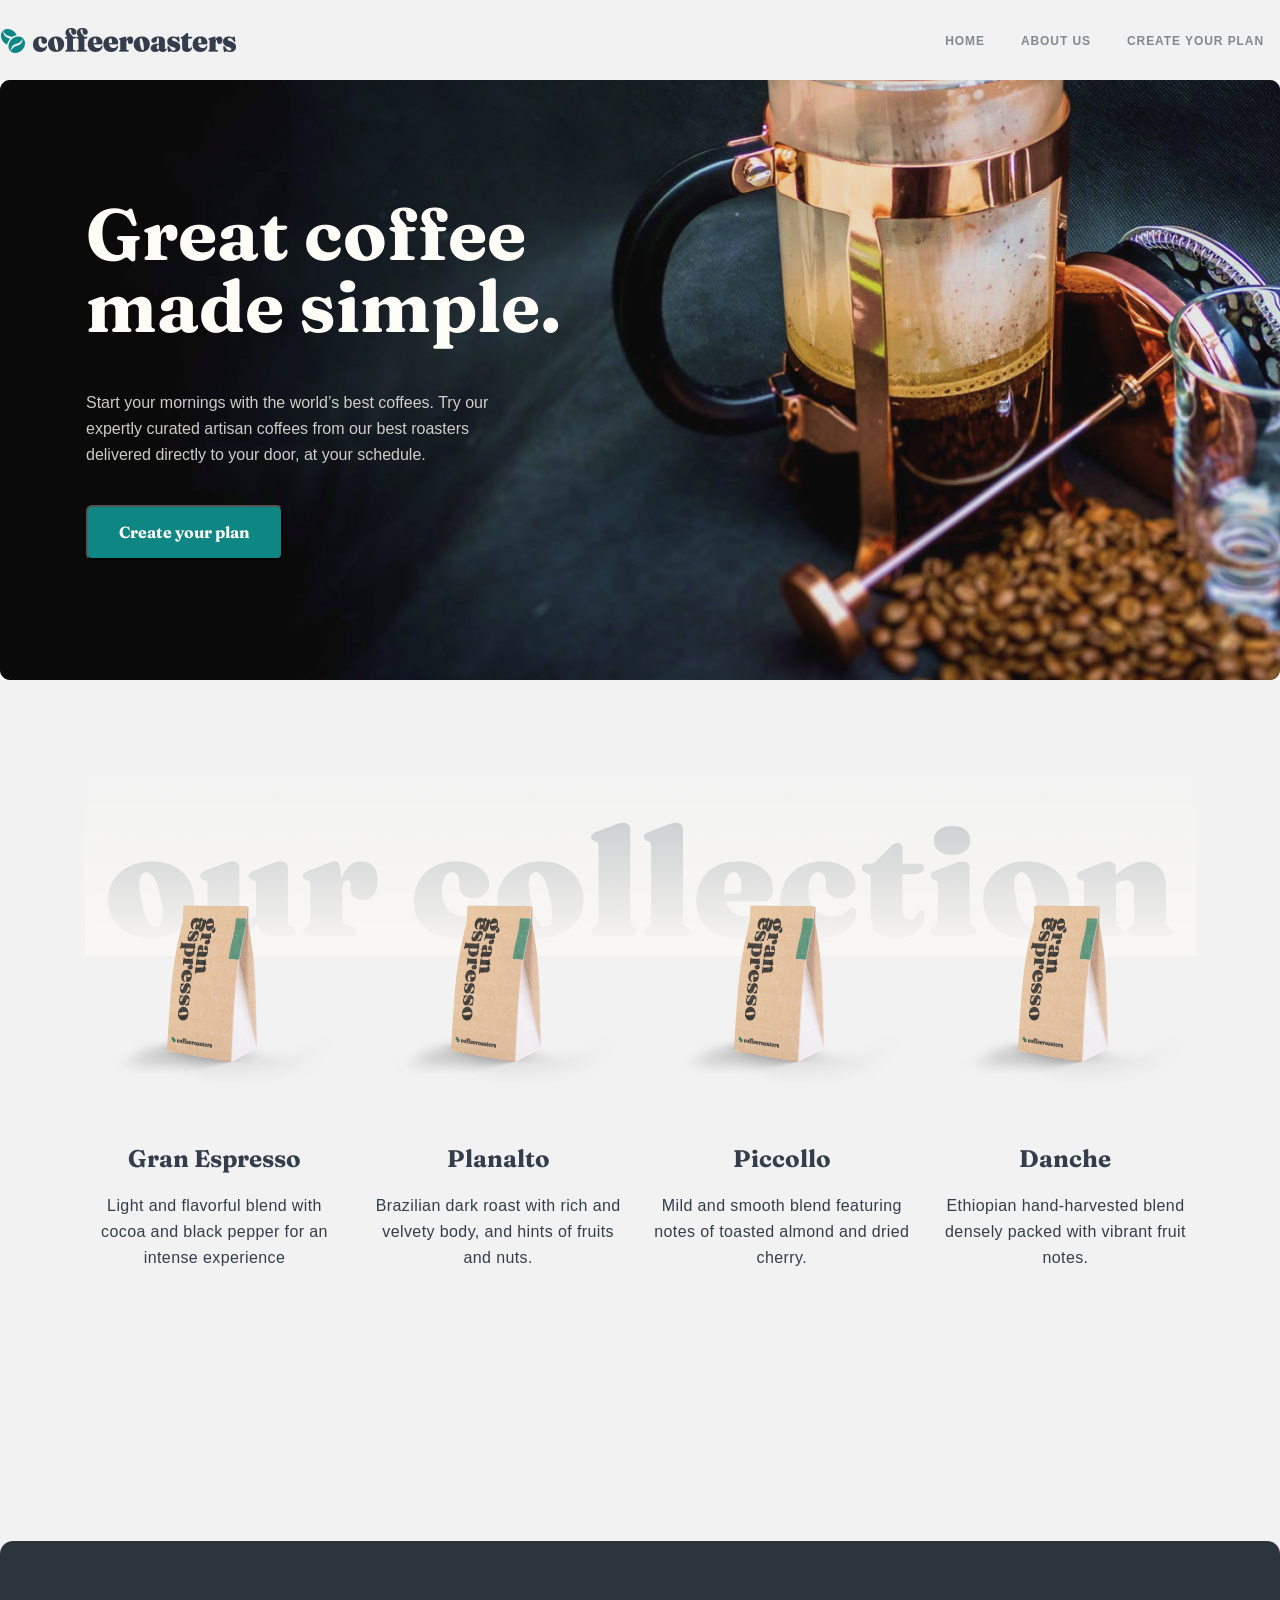
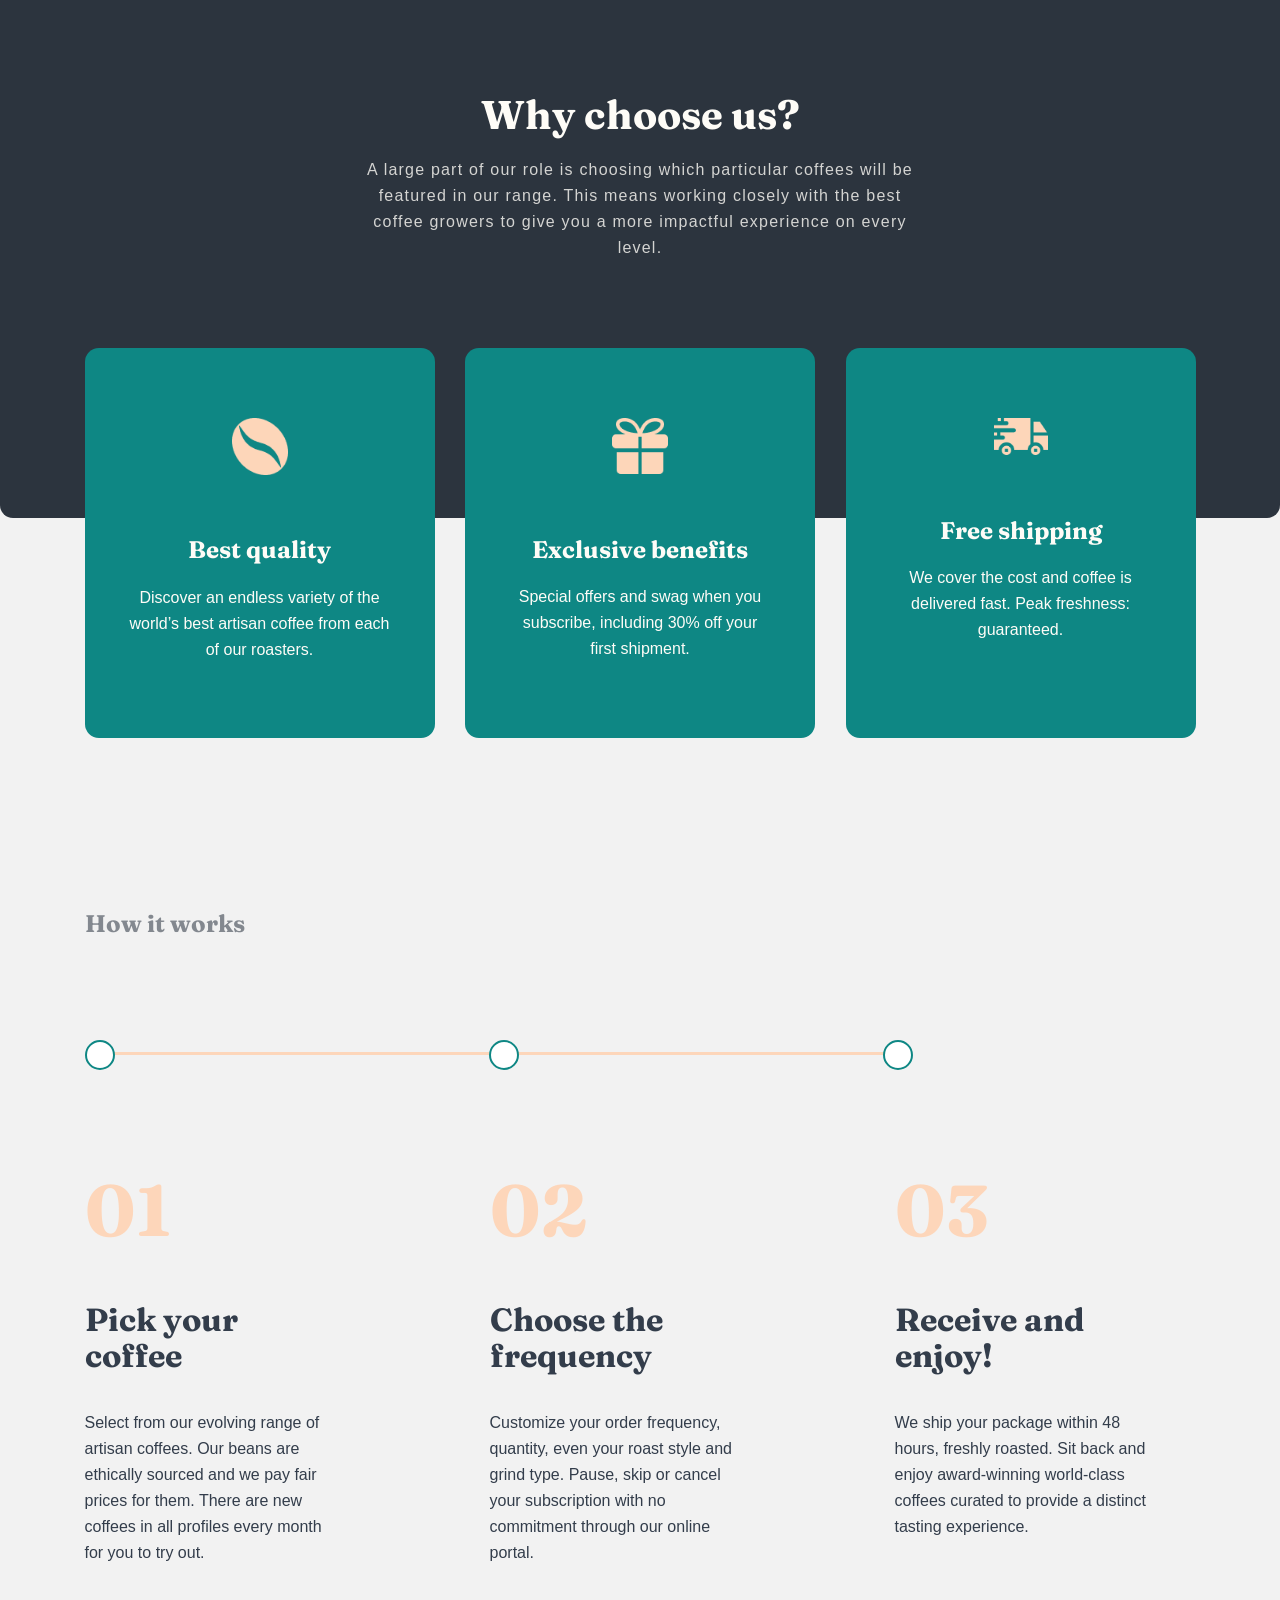
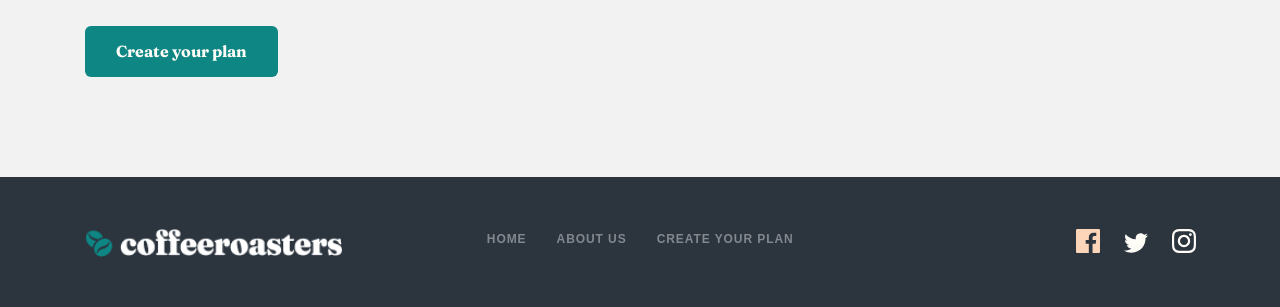
<file: index.html>
<!DOCTYPE html>
<html lang="en">

<head>
    <meta charset="UTF-8">
    <meta http-equiv="X-UA-Compatible" content="IE=edge">
    <meta name="viewport" content="width=device-width, initial-scale=1.0">
    <link rel="stylesheet" href="./stylehomeles11/normalizeless7.css">

    <link rel="stylesheet" href="./stylehomeles11/stylehomelesss11.css">
    <title>Homework 11</title>
</head>

<body>


    <header class="header">
        <div class="container header-cont">
            <nav class="navbar">
                <img src="./imghomeles11/logocoffe.png" alt="logocoffe">

                <span>
                    <a href="./index.html" class="head-list">HOME</a>
                    <a href="./About_us/index.html" class="head-list">ABOUT US</a>
                    <a href="./Create_your_plan/index.html" class="head-list">CREATE YOUR PLAN</a>
                </span>
            </nav>
        </div>
    </header>

    <main class="main">
        <div class="container main-cont">

            <section class="section1">
                <div class="sec-one">
                    <div class="sec-one-info">
                        <h1>Great coffee
                            made simple.</h1>

                        <p class="sec1-info-text">Start your mornings with the world’s best coffees. Try our expertly
                            curated artisan coffees from our best roasters delivered directly to your door, at your
                            schedule.</p>
                        <br> <br>
                        <button class="sec1-btn">Create your plan</button>



                    </div>
                </div>
            </section>

            <section class="section2">
                <div class="sec-two-back-image"></div>
                <div class="container sec2-cont">
                    <div class="sec2-cards">
                        <div class="sec2-boxs">
                            <img src="./imghomeles11/coffecardimg1.png" alt="expresso">
                            <br><br><br><br>
                            <span class="sec2-info-text">
                                <h3>Gran Espresso</h3>
                                <br>
                                <p>Light and flavorful blend with cocoa and black pepper for an intense experience</p>
                            </span>

                        </div>

                        <div class="sec2-boxs">
                            <img src="./imghomeles11/coffecardimg1.png" alt="expresso">
                            <br><br><br><br>
                            <span class="sec2-info-text">
                                <h3>Planalto</h3>
                                <br>
                                <p>Brazilian dark roast with rich and velvety body, and hints of fruits and nuts.</p>
                            </span>

                        </div>

                        <div class="sec2-boxs">
                            <img src="./imghomeles11/coffecardimg1.png" alt="expresso">
                            <br><br><br><br>
                            <span class="sec2-info-text">
                                <h3>Piccollo</h3>
                                <br>
                                <p>Mild and smooth blend featuring notes of toasted almond and dried cherry.</p>
                            </span>

                        </div>

                        <div class="sec2-boxs">
                            <img src="./imghomeles11/coffecardimg1.png" alt="expresso">
                            <br><br><br><br>
                            <span class="sec2-info-text">
                                <h3>Danche</h3>
                                <br>
                                <p>Ethiopian hand-harvested blend densely packed with vibrant fruit notes.</p>
                            </span>

                        </div>
                    </div>
                </div>

            </section>


            <section class=" section3">
                <div class="conatiner sec3-cont">
                    <div class="why-cont">
                        <div class="why-text">
                            <h2>Why choose us?</h2>
                            <br>
                            <p>A large part of our role is choosing which
                                particular coffees will be featured
                                in our range. This means working closely with the best coffee growers to give
                                you a more impactful experience on every level.</p>
                        </div>



                    </div>
                </div>
                <div class="why-cards-cont">
                    <div class="why-cards">

                        <div class="box3-cards">
                            <img src="./imghomeles11/coffeimgc1.png" alt="coffe" width="56">
                            <br><br><br><br>
                            <div class="cards-infoo">
                                <h3>Best quality</h3>
                            <br>
                            <p>Discover an endless variety of the world’s best artisan coffee from each of our roasters.
                            </p>
                            </div>
                            

                        </div>

                        <div class="box3-cards">
                            <img src="./imghomeles11/coffeimgsovga2.png" alt="coffe" width="56">
                            <br><br><br><br>
                            <div class="cards-infoo">
                                <h3>Exclusive benefits</h3>
                            <br>
                            <p>Special offers and swag when you subscribe, including 30% off your first shipment.</p>
                            </div>
                            

                        </div>

                        <div class="box3-cards">
                            <img src="./imghomeles11/coffeimgcar3.png" alt="coffe" width="54">
                            <br><br><br><br>
                            <div class="cards-infoo">
                                <h3>Free shipping</h3>
                            <br>
                            <p>We cover the cost and coffee is delivered fast. Peak freshness: guaranteed.</p>
                            </div>
                            

                        </div>

                    </div>

                </div>

        </div>
        </section>



        <section class="section4">

            <div class="container sec4-cont">
                <span>
                    <h2 class="howh3">How it works</h2>
                </span>

                <div class="cir-cont">
                    <div class="circle">

                    </div>

                    <div class="circle2">

                    </div>

                    <div class="circle3">

                    </div>

                </div>

                <div class="sec4-cards">
                    <div class="boxs4">
                        <h2>01</h2>
                        <br><br><br>
                        <h3>Pick your
                            coffee</h3>
                        <br><br>
                        <p>Select from our evolving range of artisan coffees. Our beans are ethically sourced and we pay
                            fair prices for them. There are new coffees in all profiles every month for you to try out.
                        </p>

                    </div>

                    <div class="boxs4 box4-2">
                        <h2>02</h2>
                        <br><br><br>
                        <h3>Choose the frequency</h3>
                        <br><br>
                        <p>Customize your order frequency, quantity, even your roast style and grind type. Pause, skip
                            or cancel your subscription with no commitment through our online portal.
                        </p>

                    </div>

                    <div class="boxs4">
                        <h2>03</h2>
                        <br><br><br>
                        <h3>Receive and enjoy!</h3>
                        <br><br>
                        <p>We ship your package within 48 hours, freshly roasted. Sit back and enjoy award-winning
                            world-class coffees curated to provide a distinct tasting experience.
                        </p>

                    </div>



                </div>
                <button class="sec4-btn">Create your plan</button>







            </div>
        </section>
        </div>
    </main>
    <!-- footer -->
    <footer class="footer">
        <div class="container foot-cont">
            <div class="foot-logo-info">
                <img src="./imghomeles11/coffelogo222.png" alt="logo2">

                <div class="foot-logo-text">
                    <a href="./index.html" class="head-list">HOME</a>
                    <a href="./About_us/index.html" class="head-list">ABOUT US</a>
                    <a href="./Create_your_plan/index.html" class="head-list">CREATE YOUR PLAN</a>
                </div>
            </div>

            <div class="foot-icons">
                <img src="./imghomeles11/coffefootimgfacebook.svg" alt="facebook">
                <img src="./imghomeles11/coffefootimgtwitter.svg" alt="twitter">
                <img src="./imghomeles11/coffefootimginstagram.svg" alt="instagram">
            </div>
        </div>
    </footer>
</body>

</html>
</file>
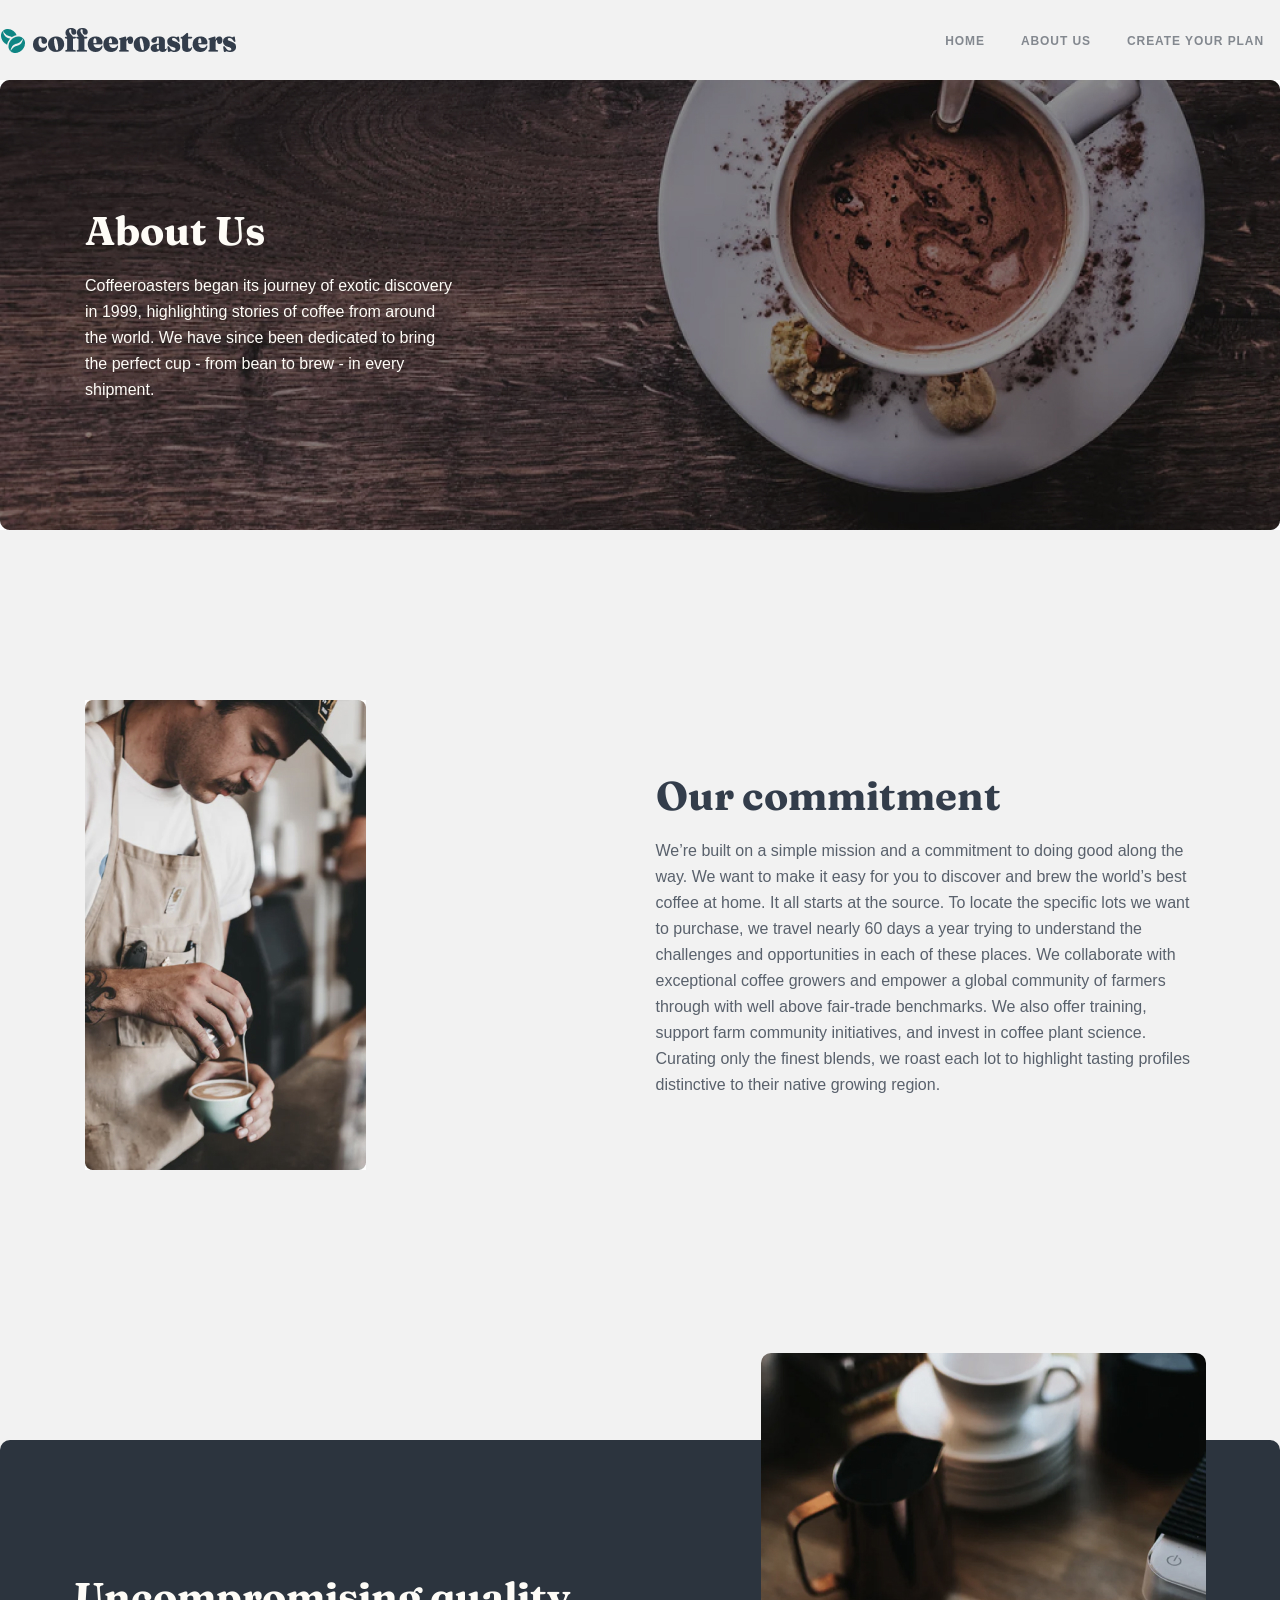
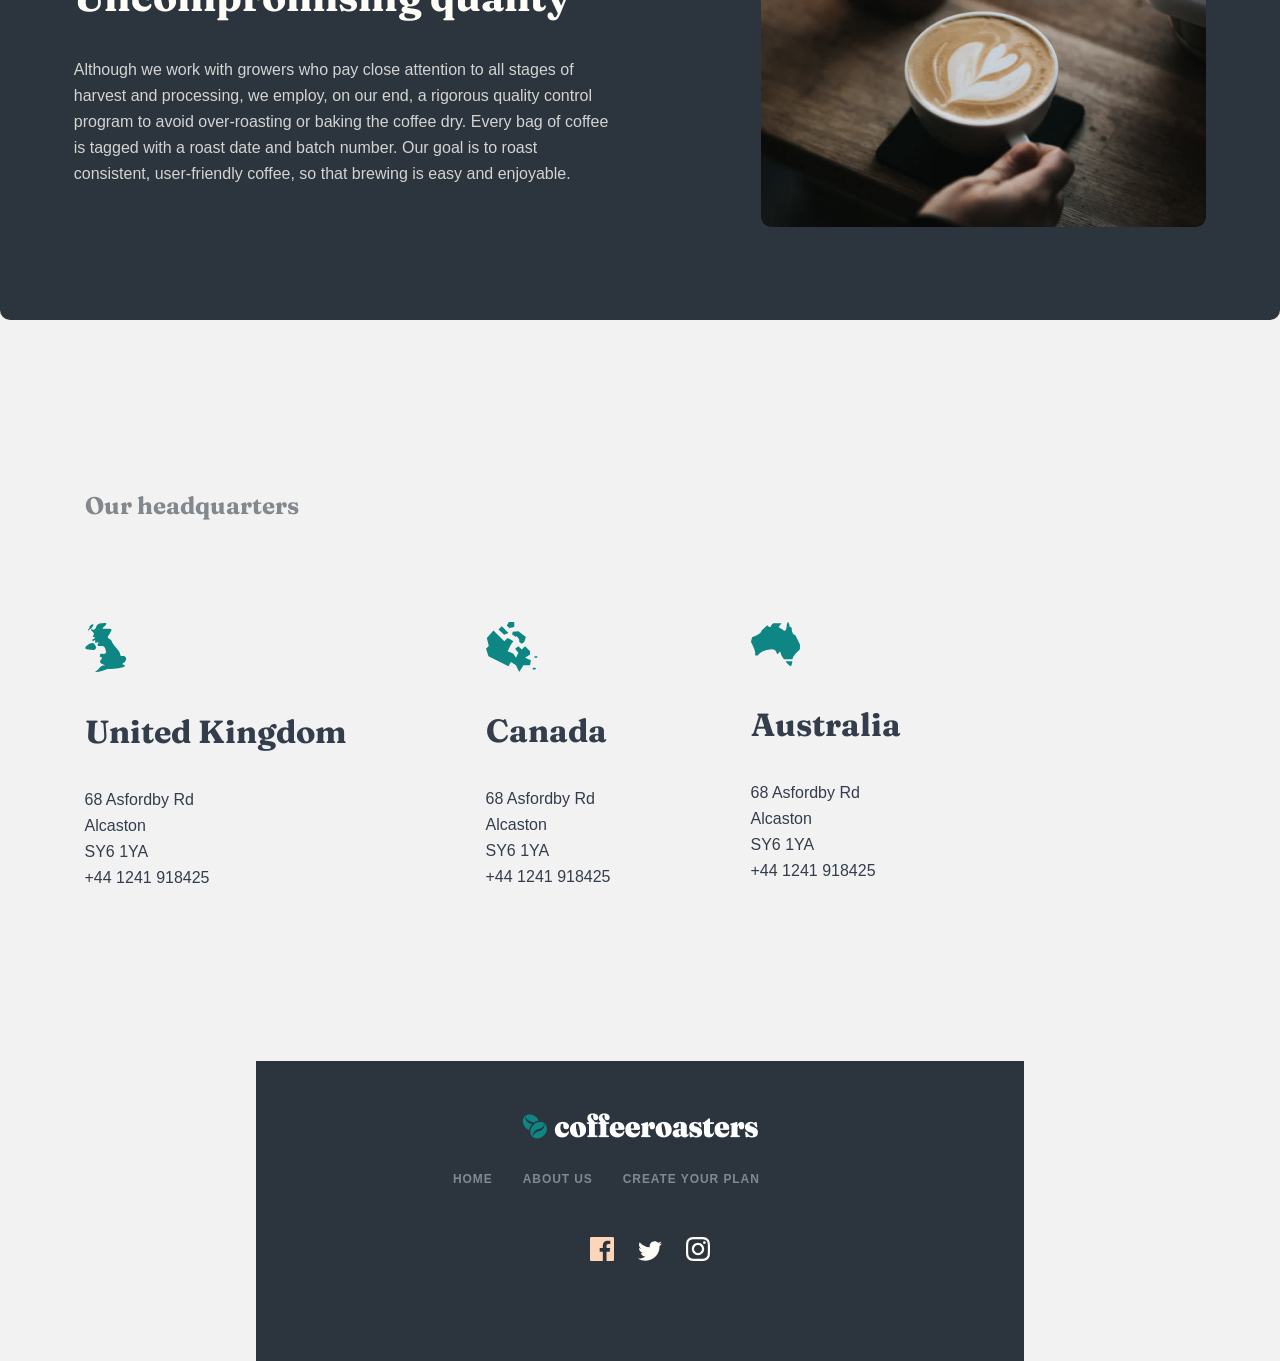
<file: About_us/index.html>
<!DOCTYPE html>
<html lang="en">

<head>
    <meta charset="UTF-8">
    <meta http-equiv="X-UA-Compatible" content="IE=edge">
    <meta name="viewport" content="width=device-width, initial-scale=1.0">
    <!-- normalize css -->
    <link rel="stylesheet" href="./styleabout12/normalizeless7.css">

    <!-- main css -->
    <link rel="stylesheet" href="./styleabout12/aboutstyle12.css">
    <title>About us</title>
</head>

<body>
    <!-- about header -->

    <header class="header">
        <div class="container header-cont">
            <nav class="navbar">
                <img src="./../imghomeles11/logocoffe.png" alt="logocoffe">

                <span>
                    <a href="./../index.html" class="head-list">HOME</a>
                    <a href="../About_us/index.html" class="head-list">ABOUT US</a>
                    <a href="../Create_your_plan/index.html" class="head-list">CREATE YOUR PLAN</a>
                </span>
            </nav>
        </div>
    </header>

    <!--  about main -->

    <main class="main">

        <div class="container main-cont">

            <section class="ab-sec1">
                <div class="ab-info">
                    <div class="ab-info-cont">
                        <div class="ab-info-text">
                            <h2>About Us</h2>
                            <br>
                            <p>Coffeeroasters began its journey of exotic discovery in 1999, highlighting stories of
                                coffee from around the world. We have since been dedicated to bring the perfect cup -
                                from bean to brew - in every shipment.</p>
                        </div>
                    </div>
                </div>
            </section>


            <section class="ab-sec2">
                <div class="our-info">
                    <img src="../imghomeles11/hometabletimg/our.jpg" alt="Our">

                    <div class="our-info-text">
                        <h2>Our commitment</h2>
                        <br>
                        <p>We’re built on a simple mission and a commitment to doing good along the way. We want to make
                            it easy for you to discover and brew the world’s best coffee at home. It all starts at the
                            source. To locate the specific lots we want to purchase, we travel nearly 60 days a year
                            trying to understand the challenges and opportunities in each of these places. We
                            collaborate with exceptional coffee growers and empower a global community of farmers
                            through with well above fair-trade benchmarks. We also offer training, support farm
                            community initiatives, and invest in coffee plant science. Curating only the finest blends,
                            we roast each lot to highlight tasting profiles distinctive to their native growing region.
                        </p>
                    </div>
                </div>
            </section>

            <section class="ab-sec3">

                <div class="quality-cont">
                    <div class="quality-text">
                        <h2>Uncompromising quality</h2>
                        <br><br>
                        <p>Although we work with growers who pay close attention to all stages of harvest and
                            processing, we employ, on our end, a rigorous quality control program to avoid over-roasting
                            or baking the coffee dry. Every bag of coffee is tagged with a roast date and batch number.
                            Our goal is to roast consistent, user-friendly coffee, so that brewing is easy and
                            enjoyable.</p>


                    </div>

                    <img src="./imgabout12/mainimgquality.jpg" alt="Quality">
                </div>
            </section>


            <section class="ab-sec4">
                <div class="mapp-cont">
                    <span>
                        <h3>Our headquarters</h3>
                    </span>


                    <div class="mapp-cards">
                        <div class="mapp-box">
                            <img src="./imgabout12/unitkingdom.svg" alt="UK">

                            <br><br><br>
                            <h3>United Kingdom</h3>
                            <br><br>
                            <ul>
                                <li>68 Asfordby Rd</li>
                                <li>Alcaston</li>
                                <li>SY6 1YA</li>
                                <li>+44 1241 918425</li>
                            </ul>
                        </div>

                        <div class="mapp-box">
                            <img src="./imgabout12/canada.svg" alt="Canada">

                            <br><br><br>
                            <h3>Canada</h3>
                            <br><br>
                            <ul>
                                <li>68 Asfordby Rd</li>
                                <li>Alcaston</li>
                                <li>SY6 1YA</li>
                                <li>+44 1241 918425</li>
                            </ul>
                        </div>

                        <div class="mapp-box">
                            <img src="./imgabout12/australia.svg" alt="Australia">

                            <br><br><br>
                            <h3>Australia</h3>
                            <br><br>
                            <ul>
                                <li>68 Asfordby Rd</li>
                                <li>Alcaston</li>
                                <li>SY6 1YA</li>
                                <li>+44 1241 918425</li>
                            </ul>
                        </div>






                        
                    </div>
                </div>
            </section>
        </div>
    </main>

        <!-- about footer -->
    <footer class="footer">
        <div class="container foot-cont">
            <div class="foot-logo-info">
                <img src="./../imghomeles11/coffelogo222.png" alt="logo2">

                <div class="foot-logo-text">
                    <a href="../index.html" class="head-list">HOME</a>
                    <a href="../About_us/index.html" class="head-list">ABOUT US</a>
                    <a href="../Create_your_plan/index.html" class="head-list">CREATE YOUR PLAN</a>
                </div>
            </div>

            <div class="foot-icons">
                <img src="./../imghomeles11/coffefootimgfacebook.svg" alt="facebook">
                <img src="./../imghomeles11/coffefootimgtwitter.svg" alt="twitter">
                <img src="./../imghomeles11/coffefootimginstagram.svg" alt="instagram">
            </div>
        </div>
    </footer>
</body>

</html>
</file>
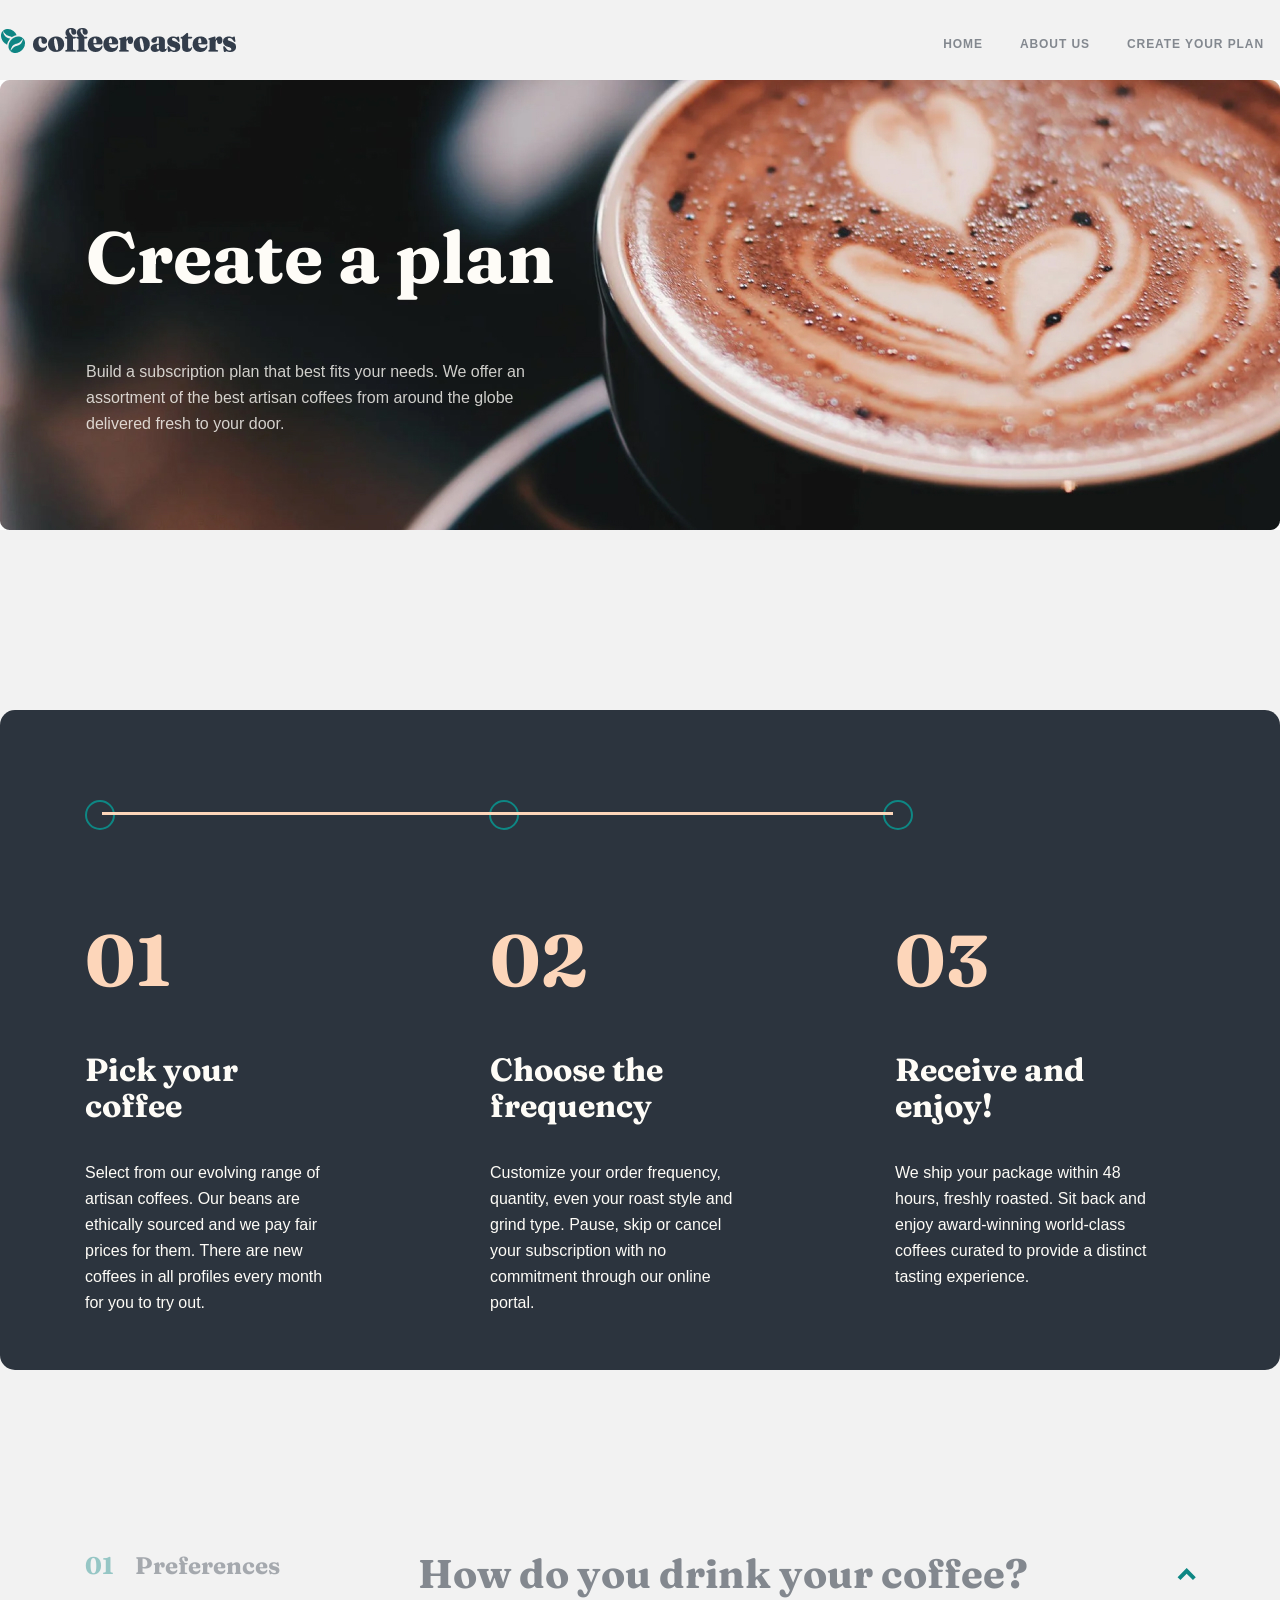
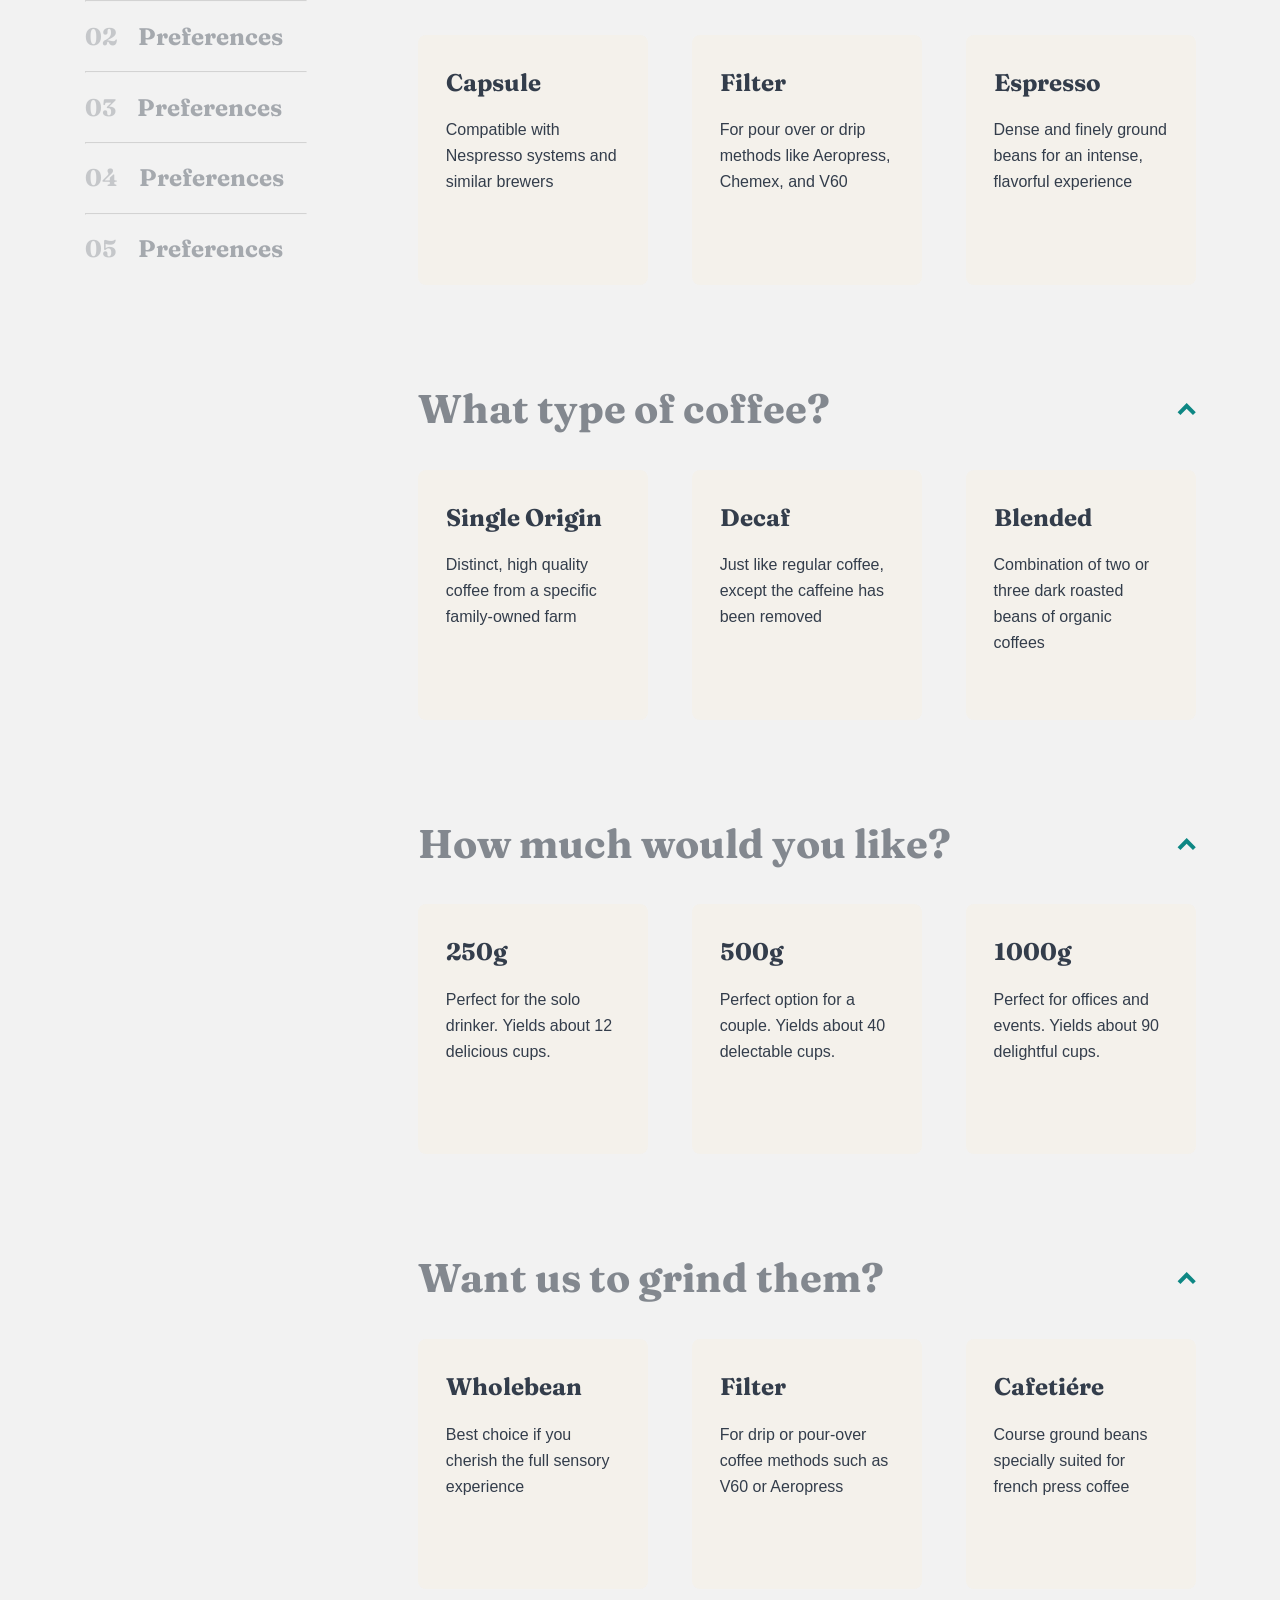
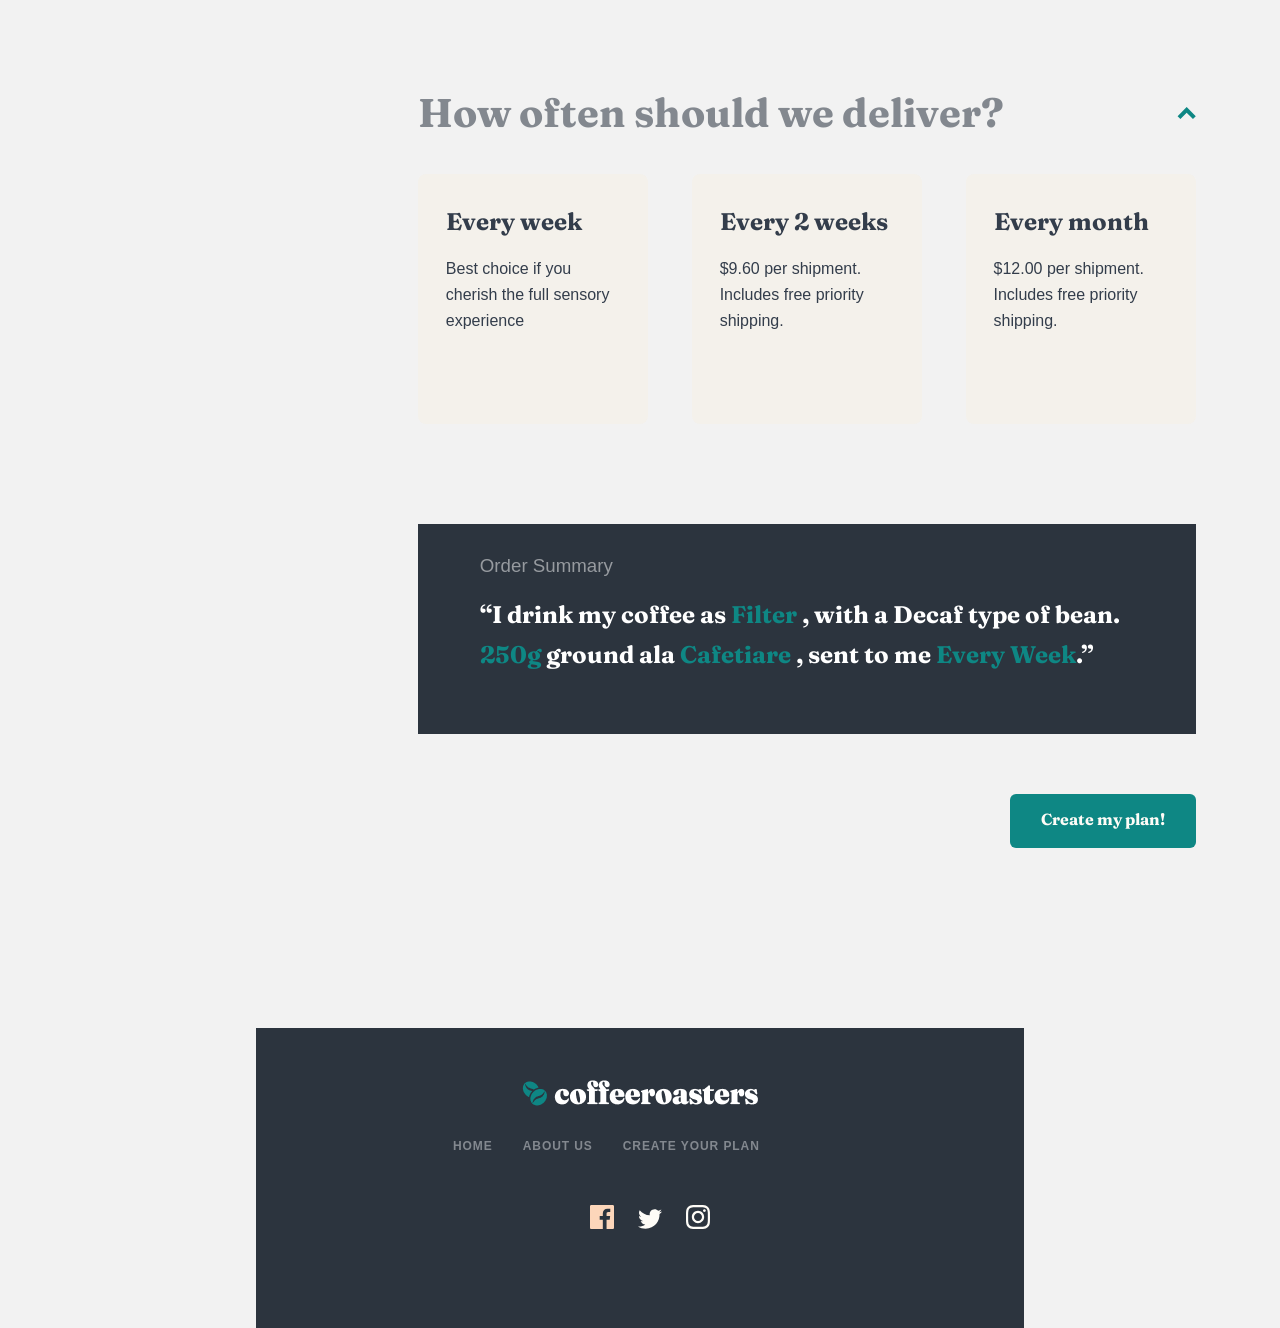
<file: Create_your_plan/index.html>
<!DOCTYPE html>
<html lang="en">

<head>
    <meta charset="UTF-8">
    <meta http-equiv="X-UA-Compatible" content="IE=edge">
    <meta name="viewport" content="width=device-width, initial-scale=1.0">

    <!-- normalize css -->
    <link rel="stylesheet" href="./stylecreate_plan12/normalizeless7.css">

    <!-- main css -->
    <link rel="stylesheet" href="./stylecreate_plan12/create_style.css">
    <title>Create plan</title>
</head>

<body>
    <!-- list create_plan header  -->

    <header class="header">
        <div class="container header-cont">
            <nav class="navbar">
                <img src="./../imghomeles11/logocoffe.png" alt="logocoffe">

                <span>
                    <a href="../index.html" class="head-list">HOME</a>
                    <a href="../About_us/index.html" class="head-list">ABOUT US</a>
                    <a href="../Create_your_plan/index.html" class="head-list">CREATE YOUR PLAN</a>
                </span>
            </nav>
        </div>
    </header>

    <!-- list create_plan main -->

    <main class="main">

        <div class="container cr-main-cont">

            <section class="cr-sec1">
                <div class="coffe-plan">
                    <div class="plan-text">
                        <h1>Create a plan</h1>
                        <br>
                        <p>Build a subscription plan that best fits your needs. We offer an assortment of the best
                            artisan coffees from around the globe delivered fresh to your door.</p>
                    </div>
                </div>
            </section>

            <section class="cr-sec2">
                <div class="cr-info">

                    <div class="cir-cont">
                        <div class="circle">

                        </div>

                        <div class="circle2">

                        </div>

                        <div class="circle3">

                        </div>

                    </div>

                    <div class="sec4-cards">
                        <div class="boxs4">
                            <h2>01</h2>
                            <br><br><br>
                            <h3>Pick your
                                coffee</h3>
                            <br><br>
                            <p>Select from our evolving range of artisan coffees. Our beans are ethically sourced and we
                                pay
                                fair prices for them. There are new coffees in all profiles every month for you to try
                                out.
                            </p>

                        </div>

                        <div class="boxs4">
                            <h2>02</h2>
                            <br><br><br>
                            <h3>Choose the frequency</h3>
                            <br><br>
                            <p>Customize your order frequency, quantity, even your roast style and grind type. Pause,
                                skip
                                or cancel your subscription with no commitment through our online portal.
                            </p>

                        </div>

                        <div class="boxs4">
                            <h2>03</h2>
                            <br><br><br>
                            <h3>Receive and enjoy!</h3>
                            <br><br>
                            <p>We ship your package within 48 hours, freshly roasted. Sit back and enjoy award-winning
                                world-class coffees curated to provide a distinct tasting experience.
                            </p>

                        </div>



                    </div>

                </div>
            </section>


            <section class="cr-sec3">

                <div class=" cr-sec3-cont">
                    <div class="cr-numbers">
                        <span class="number numb-one">
                            <p> 01</p>
                        </span>
                        <span class="numb-text">
                            <p>Preferences</p>
                        </span>
                        <br><br>
                        <hr><br>
                        <span class="number">
                            <p>02</p>
                        </span>
                        <span class="numb-text">
                            <p>Preferences</p>
                        </span>
                        <br><br>
                        <hr><br>
                        <span class="number">
                            <p>03</p>
                        </span>
                        <span class="numb-text">
                            <p>Preferences</p>
                        </span>
                        <br><br>
                        <hr><br>
                        <span class="number">
                            <p>04</p>
                        </span>
                        <span class="numb-text">
                            <p>Preferences</p>
                        </span>
                        <br><br>
                        <hr><br>
                        <span class="number">
                            <p>05</p>
                        </span>
                        <span class="numb-text">
                            <p>Preferences</p>
                        </span>

                    </div>



                    <div class="how-do">

                        <div class="how-info">
                            <div class="how-h">
                                <h2>How do you drink your coffee?</h2>
                                <img src="./imgcreate_plan12/cr-str222.svg" alt="str-down">
                            </div>
                            <br><br>

                            <div class="how-cards">
                                <div class="how-box">
                                    <h3>Capsule</h3>
                                    <br>
                                    <p>Compatible with Nespresso systems and similar brewers</p>
                                </div>

                                <div class="how-box">
                                    <h3>Filter</h3>
                                    <br>
                                    <p>For pour over or drip methods like Aeropress, Chemex, and V60</p>
                                </div>


                                <div class="how-box">
                                    <h3>Espresso</h3>
                                    <br>
                                    <p>Dense and finely ground beans for an intense, flavorful experience</p>
                                </div>

                            </div>

                            <div class="how-info">
                                <div class="how-h">
                                    <h2>What type of coffee?</h2>
                                    <img src="./imgcreate_plan12/cr-str222.svg" alt="str-down">
                                </div>
                                <br><br>

                                <div class="how-cards">
                                    <div class="how-box">
                                        <h3>Single Origin</h3>
                                        <br>
                                        <p>Distinct, high quality coffee from a specific family-owned farm</p>
                                    </div>

                                    <div class="how-box">
                                        <h3>Decaf</h3>
                                        <br>
                                        <p>Just like regular coffee, except the caffeine has been removed</p>
                                    </div>


                                    <div class="how-box">
                                        <h3>Blended</h3>
                                        <br>
                                        <p>Combination of two or three dark roasted beans of organic coffees</p>
                                    </div>

                                </div>

                                <div class="how-info">
                                    <div class="how-h">
                                        <h2>How much would you like?</h2>
                                        <img src="./imgcreate_plan12/cr-str222.svg" alt="str-down">
                                    </div>
                                    <br><br>

                                    <div class="how-cards">
                                        <div class="how-box">
                                            <h3>250g</h3>
                                            <br>
                                            <p>Perfect for the solo drinker. Yields about 12 delicious cups.</p>
                                        </div>

                                        <div class="how-box">
                                            <h3>500g</h3>
                                            <br>
                                            <p>Perfect option for a couple. Yields about 40 delectable cups.</p>
                                        </div>


                                        <div class="how-box">
                                            <h3>1000g</h3>
                                            <br>
                                            <p>Perfect for offices and events. Yields about 90 delightful cups.</p>
                                        </div>

                                    </div>

                                    <div class="how-info">
                                        <div class="how-h">
                                            <h2>Want us to grind them?</h2>
                                            <img src="./imgcreate_plan12/cr-str222.svg" alt="str-down">
                                        </div>
                                        <br><br>

                                        <div class="how-cards">
                                            <div class="how-box">
                                                <h3>Wholebean</h3>
                                                <br>
                                                <p>Best choice if you cherish the full sensory experience</p>
                                            </div>

                                            <div class="how-box">
                                                <h3>Filter</h3>
                                                <br>
                                                <p>For drip or pour-over coffee methods such as V60 or Aeropress</p>
                                            </div>


                                            <div class="how-box">
                                                <h3>Cafetiére</h3>
                                                <br>
                                                <p> Course ground beans specially suited for french press coffee</p>
                                            </div>

                                        </div>

                                        <div class="how-info">
                                            <div class="how-h">
                                                <h2>How often should we deliver?</h2>
                                                <img src="./imgcreate_plan12/cr-str222.svg" alt="str-down">
                                            </div>
                                            <br><br>

                                            <div class="how-cards">
                                                <div class="how-box">
                                                    <h3>Every week</h3>
                                                    <br>
                                                    <p>Best choice if you cherish the full sensory experience</p>
                                                </div>

                                                <div class="how-box">
                                                    <h3>Every 2 weeks</h3>
                                                    <br>
                                                    <p>$9.60 per shipment. Includes free priority shipping.</p>
                                                </div>


                                                <div class="how-box">
                                                    <h3>Every month</h3>
                                                    <br>
                                                    <p>$12.00 per shipment. Includes free priority shipping.</p>
                                                </div>

                                            </div>


                                            <div class="order-cont">
                                                <h3>Order Summary</h3>
                                                <br>
                                                <p>“I drink my coffee as <span class="our-text">Filter</span> , with a
                                                    Decaf type of
                                                    bean. <span class="our-text"> 250g </span>ground ala <span
                                                        class="our-text">Cafetiare</span> , sent to me <span
                                                        class="our-text"> Every Week</span>.”</p>

                                            </div>







                                        </div>

                                        <div class="box-btn">
                                            
                                        <button class="cr-plan-btn">Create my plan!</button>
                                        </div>
                                        
                                    </div>
                                </div>
            </section>



        </div>
    </main>

    <!-- cr_plan footer -->

    <footer class="footer">
        <div class="foot-cont">
            <div class="foot-logo-info">
                <img src="./../imghomeles11/coffelogo222.png" alt="logo2">

                <div class="foot-logo-text">
                    <a href="../index.html" class="head-list">HOME</a>
                    <a href="../About_us/index.html" class="head-list">ABOUT US</a>
                    <a href="../Create_your_plan/index.html" class="head-list">CREATE YOUR PLAN</a>
                </div>
            </div>

            <div class="foot-icons">
                <img src="./../imghomeles11/coffefootimgfacebook.svg" alt="facebook">
                <img src="./../imghomeles11/coffefootimgtwitter.svg" alt="twitter">
                <img src="./../imghomeles11/coffefootimginstagram.svg" alt="instagram">
            </div>
        </div>
    </footer>


</body>

</html>
</file>
<file: stylehomeles11/stylehomelesss11.css>
* {
  padding: 0;
  margin: 0;
  box-sizing: border-box;
}

body {
  background-color: #f2f2f2;
}

@font-face {
  font-family: "franc";
  src: url("../hoeles11fonts/Fraunces-Bold.ttf");
}

/* header css */

.container {
  width: 1280px;
  margin: 0 auto;
}

nav {
  display: flex;
  align-items: center;
  width: 100%;
  justify-content: space-between;
  height: 80px;
}

nav a {
  text-decoration: none;
  color: #83888f;
  font-family: sans-serif;
  letter-spacing: 0.923077px;
  text-transform: uppercase;
  font-weight: 800;
  font-size: 12px;
  line-height: 15px;
  padding: 16px;
}

nav a:hover {
  color: #333d4b;
}

/* main css */

.sec-one {
  width: 100%;
  background-image: url("../imghomeles11/coffeimg1.jpg");
  height: 600px;
}

.sec-one-info {
  width: 605px;
  color: white;
  padding: 70px 0 0 86px;
}

.sec-one-info h1 {
  color: #fefcf7;
  font-weight: 900;
  font-size: 72px;
  line-height: 72px;
  font-family: "franc";
}

.sec-one-info p {
  opacity: 0.8;
  font-weight: 400;
  font-size: 16px;
  line-height: 26px;
  color: #fefcf7;
  font-family: sans-serif;
  width: 450px;
}

.sec-one-info button {
  color: #fefcf7;
  font-family: "franc";
  background: #0e8784;
  border-radius: 6px;
  padding: 16px 31px 16px 31px;
}

.sec-one-info button:hover {
  cursor: pointer;
  background-color: #23c0bb;
}

.section1 {
  margin-bottom: 80px;
}

.sec-two-back-image {
  background-image: url("../imghomeles11/backshadowtext333.png");
  width: 1111px;
  background-size: contain;
  height: 200px;
  margin: 0 auto;
}

.sec2-cont {
  width: 1111px;
  margin: 0 auto;
  z-index: 2;
}

.sec2-cards {
  position: relative;
  top: -70px;
  display: flex;
  width: 100%;
  justify-content: space-between;
}

.sec2-boxs {
  align-items: center;
  text-align: center;
}

.sec2-boxs h3 {
  font-family: "franc";
  color: #333d4b;
  font-weight: 900;
  font-size: 24px;
  line-height: 32px;
}

.sec2-info-text p {
  width: 260px;
  font-family: sans-serif;
  color: #333d4b;
  font-weight: 400;
  font-size: 16px;
  line-height: 26px;
  letter-spacing: 0.4px;
}

.section2 {
  padding-bottom: 200px;
}

.why-cont {
  background-color: #2c343e;
  border-radius: 13px;
  -webkit-border-radius: 13px;
  -moz-border-radius: 13px;
  -ms-border-radius: 13px;
  -o-border-radius: 13px;
  height: 577px;
}

.why-cards-cont {
  width: 1111px;
  margin: auto;
  transform: translateY(-170px);
  -webkit-transform: translateY(-170px);
  -moz-transform: translateY(-170px);
  -ms-transform: translateY(-170px);
  -o-transform: translateY(-170px);
}

.why-cards {
  display: flex;
  justify-content: space-between;
}

.why-text {
  width: 550px;
  text-align: center;
  padding-top: 150px;
  margin: auto;
}

.why-text h2 {
  color: #fefcf7;
  font-weight: 900;
  font-size: 40px;
  line-height: 48px;
  font-family: "franc";
}

.why-text p {
  opacity: 0.8;
  color: #fefcf7;
  letter-spacing: 1.2px;
  font-weight: lighter;
  font-size: 16px;
  line-height: 26px;
  font-family: sans-serif;
}

.box3-cards {
  background-color: #0e8784;
  width: 350px;
  height: 390px;
  padding: 70px 45px 45px 45px;
  text-align: center;
  border-radius: 14px;
  -webkit-border-radius: 14px;
  -moz-border-radius: 14px;
  -ms-border-radius: 14px;
  -o-border-radius: 14px;
}

.box3-cards h3 {
  color: #fefcf7;
  font-family: "franc";
  font-weight: 900;
  font-size: 24px;
  line-height: 32px;
}

.box3-cards p {
  color: #fefcf7;
  font-family: sans-serif;
  font-weight: 400;
  font-size: 16px;
  line-height: 26px;
}

.sec4-cont {
  width: 1111px;
  margin: auto;
}

.sec4-cont span h2 {
  color: #83888f;
  font-family: "franc";
  font-weight: 900;
  font-size: 24px;
  line-height: 32px;
  margin-bottom: 100px;
}

.circle {
  display: inline-block;
  background-color: white;
  width: 30px;
  height: 30px;
  border: 2px solid #0e8784;
  border-radius: 50%;
  -webkit-border-radius: 50%;
  -moz-border-radius: 50%;
  -ms-border-radius: 50%;
  -o-border-radius: 50%;
  margin-bottom: 100px;
}

.circle::after {
  content: "";
  display: block;
  position: relative;
  z-index: -1;
  top: 5px;
  top: 10px;
  width: 400px;
  border: 1px solid #fdd6ba;
  background-color: #fdd6ba;
  height: 1px;
}

.circle2 {
  position: relative;
  right: -370px;
  display: inline-block;
  background-color: white;
  width: 30px;
  height: 30px;
  border: 2px solid #0e8784;
  border-radius: 50%;
  -webkit-border-radius: 50%;
  -moz-border-radius: 50%;
  -ms-border-radius: 50%;
  -o-border-radius: 50%;
  margin-bottom: 100px;
}

.circle2::after {
  content: "";
  display: block;
  position: relative;
  z-index: -1;
  top: 5px;
  top: 10px;
  width: 400px;
  border: 1px solid #fdd6ba;
  background-color: #fdd6ba;
  height: 1px;
}

.circle3 {
  position: relative;
  right: -730px;
  display: inline-block;
  background-color: white;
  width: 30px;
  height: 30px;
  border: 2px solid #0e8784;
  border-radius: 50%;
  -webkit-border-radius: 50%;
  -moz-border-radius: 50%;
  -ms-border-radius: 50%;
  -o-border-radius: 50%;
  margin-bottom: 100px;
}

.boxs4 {
  width: 290px;
  margin-right: 150px;
}

.sec4-cards {
  display: flex;
  margin-bottom: 60px;
}

.boxs4 h2 {
  color: #fdd6ba;
  font-weight: 900;
  font-size: 72px;
  line-height: 72px;
  font-family: "franc";
}

.boxs4 h3 {
  width: 255px;
  color: #333d4b;
  font-weight: 900;
  font-size: 32px;
  line-height: 36px;
  font-family: "franc";
}

.boxs4 p {
  color: #333d4b;
  font-family: sans-serif;
  font-weight: 400;
  font-size: 16px;
  line-height: 26px;
}

.sec4-btn {
  color: #fefcf7;
  font-family: "franc";
  background: #0e8784;
  border-radius: 6px;
  padding: 16px 31px 16px 31px;
  border: none;
}

.sec4-btn:hover {
  cursor: pointer;
  background-color: #23c0bb;
}

.section4 {
  margin-bottom: 100px;
}

/* footer css */

footer {
  width: 1280px;
  margin: auto;
  background-color: #2c343e;
  height: 130px;
}

.foot-cont {
  width: 1111px;
  padding-top: 52px;
  margin: auto;
  display: flex;
  justify-content: space-between;
}

.foot-logo-info {
  width: 65%;
  display: flex;
  justify-content: space-between;
}

.foot-logo-text a {
  text-decoration: none;
  color: #83888f;
  font-family: sans-serif;
  letter-spacing: 0.923077px;
  text-transform: uppercase;
  font-weight: 800;
  font-size: 12px;
  line-height: 15px;
  padding: 13px;
}

.foot-logo-text a:hover {
  color: white;
}

.foot-icons img {
  margin-left: 20px;
}

.foot-icons img:hover {
  cursor: pointer;
}

/* TABLET */

@media only screen and (max-width: 768px) {
  body {
    background-color: #fff;
  }

  .container {
    width: 690px;
    margin: 0 auto;
  }

  .sec-one {
    width: 100%;
    background-position: center;
    background-size: cover;
    background-repeat: no-repeat;
    border-radius: 15px;
    -webkit-border-radius: 15px;
    -moz-border-radius: 15px;
    -ms-border-radius: 15px;
    -o-border-radius: 15px;
  }

  .sec-one-info h1 {
    font-size: 48px;
    width: 328px;
    line-height: 48px;
    font-weight: 900;
    width: 395px;
  }

  .sec-one-info p {
    font-weight: 200;
    font-size: 15px;
    line-height: 25px;
    opacity: 0.8;
    width: 400px;
  }

  .sec-one-info button {
    border: none;
  }

  .sec-one-info button:hover {
    cursor: pointer;
    background-color: #23c0bb;
  }

  .sec-two-back-image {
    background-image: url("../imghomeles11/hometabletimg/collection333.png");
    width: 690px;
    background-size: contain;
    height: 200px;
    margin: 0 auto;
    background-repeat: no-repeat;
  }

  .section2 {
    padding-bottom: 20px;
  }

  .sec2-cards {
    /* position: relative;
        top: -70px; */
    display: flex;
    flex-direction: column;
    width: 100%;
    justify-content: space-between;
    position: relative;
    top: -140px;
  }

  .sec2-boxs {
    display: flex;

    margin-bottom: 60px;
  }

  .sec2-info-text {
    position: relative;
    text-align: center;
  }

  .why-cards {
    display: flex;
    justify-content: space-between;
    flex-direction: column;
    width: 690px;
    position: relative;
    top: -100px;
  }

  .box3-cards {
    margin: 0 auto;
    background-color: #0e8784;
    display: flex;
    width: 573px;
    height: 180px;
    padding: 70px 45px 65px 45px;
    border-radius: 14px;
    -webkit-border-radius: 14px;
    -moz-border-radius: 14px;
    -ms-border-radius: 14px;
    -o-border-radius: 14px;
    text-align: left;
    justify-content: space-between;
    align-items: center;
    margin-bottom: 20px;
  }

  .cards-infoo {
    width: 320px;
  }

  .why-cont {
    background-color: #2c343e;
    border-radius: 13px;
    -webkit-border-radius: 13px;
    -moz-border-radius: 13px;
    -ms-border-radius: 13px;
    -o-border-radius: 13px;
    height: 627px;
  }

  .circle::after {
    content: "";
    display: block;
    position: relative;
    z-index: -1;
    top: 5px;
    top: 10px;
    width: 249px;
    border: 1px solid #fdd6ba;
    background-color: #fdd6ba;
    height: 1px;
  }

  .circle2 {
    position: relative;
    right: -218px;
    display: inline-block;
    background-color: white;
    width: 30px;
    height: 30px;
    border: 2px solid #0e8784;
    border-radius: 50%;
    -webkit-border-radius: 50%;
    -moz-border-radius: 50%;
    -ms-border-radius: 50%;
    -o-border-radius: 50%;
    margin-bottom: 100px;
  }

  .circle2::after {
    content: "";
    display: block;
    position: relative;
    z-index: -1;
    top: 5px;
    top: 10px;
    width: 249px;
    border: 1px solid #fdd6ba;
    background-color: #fdd6ba;
    height: 1px;
  }

  .circle3 {
    position: relative;
    right: -430px;
    display: inline-block;
    background-color: white;
    width: 30px;
    height: 30px;
    border: 2px solid #0e8784;
    border-radius: 50%;
    -webkit-border-radius: 50%;
    -moz-border-radius: 50%;
    -ms-border-radius: 50%;
    -o-border-radius: 50%;
    margin-bottom: 100px;
  }

  .boxs4 {
    width: 210px;
    margin-right: 0;
  }

  .sec4-cards {
    justify-content: space-between;
  }

  footer {
    width: 768px;
    /* height: 400px; */
    background-color: #2c343e;
    height: 300px;
  }

  .foot-cont {
    width: 690px;
    width: 100%;
    padding-top: 52px;
    display: flex;
    flex-direction: column;
  }

  .foot-logo-info {
    margin: 0 auto;
    display: flex;
    flex-direction: column;
    justify-content: space-between;
  }

  .foot-logo-text {
    width: 400px;
    position: relative;
    margin: 0 auto;
  }

  .foot-logo-info img {
    width: 236px;
    padding-bottom: 30px;
    margin: 0 auto;
  }

  .foot-icons {
    padding-top: 50px;
    margin: 0 auto;
  }
}
</file>
<file: About_us/styleabout12/aboutstyle12.css>
* {
  padding: 0;
  margin: 0;
  box-sizing: border-box;
}

body {
  background-color: #f2f2f2;
}

@font-face {
  font-family: "franc";
  src: url("../../hoeles11fonts/Fraunces-Bold.ttf");
}

.container {
  width: 1280px;
  margin: 0 auto;
}

nav {
  display: flex;
  align-items: center;
  width: 100%;
  justify-content: space-between;
  height: 80px;
}

nav a {
  text-decoration: none;
  color: #83888f;
  font-family: sans-serif;
  letter-spacing: 0.923077px;
  text-transform: uppercase;
  font-weight: 800;
  font-size: 12px;
  line-height: 15px;
  padding: 16px;
}

nav a:hover {
  color: #333d4b;
}

.ab-info {
  background-image: url("../imgabout12/abmaincoffeimg.jpg");
  max-width: 1280px;
  width: 100%;
  height: 450px;
  display: flex;
  align-items: center;
}

.ab-info-text {
  width: 460px;
  padding-left: 85px;
}

.ab-info-text h2 {
  color: #fefcf7;
  font-weight: 900;
  font-size: 40px;
  line-height: 48px;
  font-family: "franc";
}

.ab-info-text p {
  color: #fefcf7;
  font-weight: 400;
  font-size: 16px;
  line-height: 26px;
  font-family: sans-serif;
}

section {
  margin-bottom: 170px;
}

.our-info {
  max-width: 1111px;
  width: 100%;
  display: flex;
  justify-content: space-between;
  margin: auto;
  align-items: center;
}

.our-info-text {
  width: 540px;
}

.our-info-text h2 {
  color: #333d4b;
  font-weight: 900;
  font-size: 40px;
  line-height: 48px;
  font-family: "franc";
}

.our-info-text p {
  font-family: sans-serif;
  color: #333d4b;
  opacity: 0.8;
  font-weight: 400;
  font-size: 16px;
  line-height: 26px;
}

.ab-sec2 {
  margin-bottom: 270px;
}

.quality-cont {
  max-width: 1280px;
  width: 100%;
  height: 480px;
  background-color: #2c343e;
  display: flex;
  align-items: center;
  justify-content: space-around;
  border-radius: 10px;
  -webkit-border-radius: 10px;
  -moz-border-radius: 10px;
  -ms-border-radius: 10px;
  -o-border-radius: 10px;
}

.quality-text {
  width: 540px;
}

.quality-text h2 {
  color: #fefcf7;
  font-weight: 900;
  font-size: 40px;
  line-height: 48px;
  font-family: "franc";
}

.quality-text p {
  opacity: 0.8;
  color: #fefcf7;
  font-weight: 400;
  font-size: 16px;
  line-height: 26px;
  font-family: sans-serif;
}

.quality-cont img {
  transform: translateY(-90px);
  -webkit-transform: translateY(-90px);
  -moz-transform: translateY(-90px);
  -ms-transform: translateY(-90px);
  -o-transform: translateY(-90px);
  border-radius: 10px;
  -webkit-border-radius: 10px;
  -moz-border-radius: 10px;
  -ms-border-radius: 10px;
  -o-border-radius: 10px;
}

.mapp-cont {
  max-width: 1111px;
  width: 100%;
  margin: auto;
}

.mapp-cards {
  display: flex;
}

.mapp-cont span h3 {
  margin-bottom: 100px;
  color: #83888f;
  font-weight: 900;
  font-size: 24px;
  line-height: 32px;
  font-family: "franc";
}
.mapp-box {
  margin-right: 140px;
}
.mapp-box h3 {
  color: #333d4b;
  font-style: normal;
  font-weight: 900;
  font-size: 32px;
  line-height: 36px;
  font-family: "franc";
}
.mapp-box ul li {
  color: #333d4b;
  font-weight: 400;
  font-size: 16px;
  line-height: 26px;
  font-family: sans-serif;
  list-style-type: none;
}

footer {
  width: 1280px;
  margin: auto;
  background-color: #2c343e;
  height: 130px;
}

.foot-cont {
  width: 1111px;
  padding-top: 52px;
  margin: auto;
  display: flex;
  justify-content: space-between;
}

.foot-logo-info {
  width: 65%;
  display: flex;
  justify-content: space-between;
}

.foot-logo-text a {
  text-decoration: none;
  color: #83888f;
  font-family: sans-serif;
  letter-spacing: 0.923077px;
  text-transform: uppercase;
  font-weight: 800;
  font-size: 12px;
  line-height: 15px;
  padding: 13px;
}

.foot-logo-text a:hover {
  color: white;
}

.foot-icons img {
  margin-left: 20px;
}

.foot-icons img:hover {
  cursor: pointer;
}

@media only screen and (max-width: 768px) {
  * {
    margin: 0;
    padding: 0;
  }
  .container {
    width: 689px;
    margin: 0 auto;
  }

  nav {
    width: 768px;
    width: 100%;
    display: flex;
    justify-content: space-between;
  }

  .ab-info {
    width: 690px;
    background-position: center;
    border-radius: 10px;

    -webkit-border-radius: 10px;
    -moz-border-radius: 10px;
    -ms-border-radius: 10px;
    -o-border-radius: 10px;
  }
  .our-info-text {
    width: 350px;
  }
  .our-info {
    margin-bottom: 300px;
  }
  .quality-cont {
    display: flex;
    flex-direction: column;
    align-items: center;
  }
  .quality-cont img {
    position: relative;
    top: -290px;
    width: 573px;
    height: 320px;
    object-fit: cover;
    object-position: bottom;
  }
  .quality-text {
    position: relative;
    bottom: -190px;
    text-align: center;
  }
}

footer {
  width: 768px;

  background-color: #2c343e;
  height: 300px;
}
.foot-cont {
  width: 690px;
  width: 100%;
  padding-top: 52px;
  display: flex;
  flex-direction: column;
}

.foot-logo-info {
  margin: 0 auto;
  display: flex;
  flex-direction: column;
  justify-content: space-between;
}
.foot-logo-text {
  width: 400px;
  position: relative;
  margin: 0 auto;
}
.foot-logo-info img {
  width: 236px;
  padding-bottom: 30px;
  margin: 0 auto;
}

.foot-icons {
  padding-top: 50px;
  margin: 0 auto;
}
</file>
<file: Create_your_plan/stylecreate_plan12/create_style.css>
* {
  padding: 0;
  margin: 0;
  box-sizing: border-box;
}

body {
  background-color: #f2f2f2;
}

@font-face {
  font-family: "franc";
  src: url("../../hoeles11fonts/Fraunces-Bold.ttf");
}

.container {
  width: 1280px;
  margin: 0 auto;
}

nav {
  display: flex;
  align-items: center;
  width: 100%;
  justify-content: space-between;
  height: 80px;
}

nav a {
  text-decoration: none;
  color: #83888f;
  font-family: sans-serif;
  letter-spacing: 0.923077px;
  text-transform: uppercase;
  font-weight: 800;
  font-size: 12px;
  line-height: 15px;
  padding: 16px;
}

nav a:hover {
  color: #333d4b;
}

section {
  margin-bottom: 180px;
}

.coffe-plan {
  background-image: url("../imgcreate_plan12/createimgcoffee1.jpg");
  max-width: 1280px;
  width: 100%;
  height: 450px;
  display: flex;
  align-items: center;
}

.plan-text {
  padding-left: 86px;
}

.plan-text h1 {
  color: #fefcf7;
  font-weight: 900;
  font-size: 72px;
  line-height: 72px;
  font-family: "franc";
}

.plan-text p {
  width: 470px;
  opacity: 0.8;
  color: #fefcf7;
  font-weight: 100;
  font-size: 16px;
  line-height: 26px;
  font-family: sans-serif;
}

.cr-info {
  max-width: 1280px;
  width: 100%;
  background-color: #2c343e;
  height: 660px;
  padding: 90px 0 110px 85px;
  border-radius: 15px;
  -webkit-border-radius: 15px;
  -moz-border-radius: 15px;
  -ms-border-radius: 15px;
  -o-border-radius: 15px;
}

.circle {
  display: inline-block;
  background-color: #2c343e;
  width: 30px;
  height: 30px;
  border: 2px solid #0e8784;
  border-radius: 50%;
  -webkit-border-radius: 50%;
  -moz-border-radius: 50%;
  -ms-border-radius: 50%;
  -o-border-radius: 50%;
  margin-bottom: 90px;
}

.circle::after {
  content: "";
  display: block;
  position: relative;
  z-index: 1;
  top: 5px;
  top: 10px;
  width: 400px;
  border: 1px solid #fdd6ba;
  background-color: #fdd6ba;
  height: 1px;
  right: -15px;
}

.circle2 {
  position: relative;
  right: -370px;
  display: inline-block;
  background-color: #2c343e;
  width: 30px;
  height: 30px;
  border: 2px solid #0e8784;
  border-radius: 50%;
  -webkit-border-radius: 50%;
  -moz-border-radius: 50%;
  -ms-border-radius: 50%;
  -o-border-radius: 50%;
  margin-bottom: 90px;
}

.circle2::after {
  content: "";
  display: block;
  position: relative;
  z-index: 1;
  top: 5px;
  top: 10px;
  width: 400px;
  border: 1px solid #fdd6ba;
  background-color: #fdd6ba;
  height: 1px;
}

.circle3 {
  position: relative;
  right: -730px;
  display: inline-block;
  background-color: #2c343e;
  width: 30px;
  height: 30px;
  border: 2px solid #0e8784;
  border-radius: 50%;
  -webkit-border-radius: 50%;
  -moz-border-radius: 50%;
  -ms-border-radius: 50%;
  -o-border-radius: 50%;
  margin-bottom: 90px;
}

.boxs4 {
  width: 290px;
  margin-right: 150px;
}

.sec4-cards {
  display: flex;
  margin-bottom: 60px;
}

.boxs4 h2 {
  color: #fdd6ba;
  font-weight: 900;
  font-size: 72px;
  line-height: 72px;
  font-family: "franc";
}

.boxs4 h3 {
  width: 255px;
  color: #fefcf7;
  font-weight: 900;
  font-size: 32px;
  line-height: 36px;
  font-family: "franc";
}

.boxs4 p {
  color: #fefcf7;
  font-family: sans-serif;
  font-weight: 400;
  font-size: 16px;
  line-height: 26px;
}

.cr-sec3-cont {
  display: flex;
  width: 1111px;
  margin: auto;
  justify-content: space-between;
}

.cr-numbers {
  width: 20%;
}

.number {
  padding-right: 16px;
  padding-top: 20px;
  color: #83888f;
}

.numb-one {
  color: #0e8784;
}

span {
  font-family: "franc";

  font-weight: 900;
  font-size: 24px;
  line-height: 32px;
}

span p {
  display: inline-block;
}

span:hover {
  cursor: pointer;
}

.number p {
  color: #83888f;
  opacity: 0.4;
}

.numb-one p {
  color: #0e8784;
}

.numb-text p {
  color: #333d4b;
  opacity: 0.4;
}

.numb-text p:hover {
  opacity: 1;
}

.numb-text p:active {
  color: #333d4b;
  opacity: 0.7;
}

.number p:hover {
  color: #83888f;
  opacity: 1;
}

.number p:active {
  opacity: 0.7;
}

hr {
  opacity: 0.35;
  color: #83888f;
}

.how-do {
  width: 70%;
}

.how-cards {
  display: flex;
  justify-content: space-between;
  margin-bottom: 100px;
}

.how-h {
  display: flex;
  justify-content: space-between;
}

.how-h img:hover {
  cursor: pointer;
}

.how-h h2 {
  color: #83888f;
  font-weight: 900;
  font-size: 40px;
  line-height: 48px;
  font-family: "franc";
}

.how-box {
  width: 230px;
  background-color: #f4f1eb;
  border-radius: 8px;
  height: 250px;
  padding: 32px 28px 28px 28px;
}

.how-box:hover {
  background-color: #0e8784;
  transition: all 0.3s ease;
  -webkit-transition: all 0.3s ease;
  -moz-transition: all 0.3s ease;
  -ms-transition: all 0.3s ease;
  -o-transition: all 0.3s ease;
}

.how-box:hover h3 {
  color: #fefcf7;
}

.how-box:hover p {
  color: #fefcf7;
}

.how-box:active {
  background-color: #fdd6ba;
}

.how-box:active h3 {
  color: #333d4b;
}

.how-box:active p {
  color: #333d4b;
}

.how-box h3 {
  color: #333d4b;
  font-weight: 900;
  font-size: 24px;
  line-height: 32px;
  font-family: "franc";
}

.how-box p {
  color: #333d4b;
  font-weight: 400;
  font-size: 16px;
  line-height: 26px;
  font-family: sans-serif;
}

.order-cont {
  background-color: #2c343e;
  height: 210px;
  padding: 31px 62px 20px 62px;
  margin-bottom: 60px;
}

.order-cont h3 {
  font-family: sans-serif;
  color: #ffffff;
  opacity: 0.5;
  font-weight: lighter;
}

.order-cont p {
  color: #ffffff;
  font-family: "franc";
  font-weight: 900;
  font-size: 24px;
  line-height: 40px;
}

.our-text {
  color: #0e8784;
}

.cr-plan-btn {
  color: #fefcf7;
  font-family: "franc";
  background: #0e8784;
  border-radius: 6px;
  padding: 16px 31px 20px 31px;
  border: none;
}

.cr-plan-btn:hover {
  cursor: pointer;
  background-color: #23c0bb;
}

.cr-plan-btn:active {
  background-color: #67e2de;
}

.how-info button {
  float: right;
}

footer {
  width: 1280px;
  margin: auto;
  background-color: #2c343e;
  height: 130px;
}

.foot-cont {
  width: 1111px;
  padding-top: 52px;
  margin: auto;
  display: flex;
  justify-content: space-between;
}

.foot-logo-info {
  width: 65%;
  display: flex;
  justify-content: space-between;
}

.foot-logo-text a {
  text-decoration: none;
  color: #83888f;
  font-family: sans-serif;
  letter-spacing: 0.923077px;
  text-transform: uppercase;
  font-weight: 800;
  font-size: 12px;
  line-height: 15px;
  padding: 13px;
}

.foot-logo-text a:hover {
  color: white;
}

.foot-icons img {
  margin-left: 20px;
}

.foot-icons img:hover {
  cursor: pointer;
}

@media only screen and (max-width: 768px) {
  .container {
    width: 689px;
    margin: 0 auto;
  }

  nav {
    width: 768px;
    width: 100%;
    display: flex;
    justify-content: space-between;
  }

  .coffe-plan {
    background-image: url("../../imghomeles11/hometabletimg/create.jpg");
    background-position: left;
    background-size: auto;
    background-repeat: no-repeat;
  }

  .plan-text h1 {
    font-size: 48px;
  }

  .plan-text p {
    width: 398px;
    font-size: 15px;
  }

  .cr-info {
    max-width: 1280px;
    width: 100%;
    background-color: #2c343e;

    padding: 90px 20px 20px;
    border-radius: 15px;
    -webkit-border-radius: 15px;
    -moz-border-radius: 15px;
    -ms-border-radius: 15px;
    -o-border-radius: 15px;
  }

  .circle {
    display: inline-block;
    background-color: #2c343e;
    width: 30px;
    height: 30px;
    border: 2px solid #0e8784;
    border-radius: 50%;
    -webkit-border-radius: 50%;
    -moz-border-radius: 50%;
    -ms-border-radius: 50%;
    -o-border-radius: 50%;
    margin-bottom: 90px;
  }

  .circle::after {
    content: "";
    display: block;
    position: relative;
    z-index: 1;
    top: 5px;
    top: 10px;
    width: 220px;
    border: 1px solid #fdd6ba;
    background-color: #fdd6ba;
    height: 1px;
    right: -15px;
  }

  .circle2 {
    position: relative;
    right: -200px;
    display: inline-block;
    background-color: #2c343e;
    width: 30px;
    height: 30px;
    border: 2px solid #0e8784;
    border-radius: 50%;
    -webkit-border-radius: 50%;
    -moz-border-radius: 50%;
    -ms-border-radius: 50%;
    -o-border-radius: 50%;
    margin-bottom: 90px;
  }

  .circle2::after {
    content: "";
    display: block;
    position: relative;
    z-index: 1;
    top: 5px;
    top: 10px;
    width: 210px;
    border: 1px solid #fdd6ba;
    background-color: #fdd6ba;
    height: 1px;
  }

  .circle3 {
    position: relative;
    right: -370px;
    display: inline-block;
    background-color: #2c343e;
    width: 30px;
    height: 30px;
    border: 2px solid #0e8784;
    border-radius: 50%;
    -webkit-border-radius: 50%;
    -moz-border-radius: 50%;
    -ms-border-radius: 50%;
    -o-border-radius: 50%;
    margin-bottom: 90px;
  }

  .boxs4 {
    width: 210px;
    margin-right: 0;
  }

  .sec4-cards {
    justify-content: space-between;
  }

  .cr-numbers {
    display: none;
    visibility: hidden;
    z-index: -22;
  }

  .how-do {
    width: 690px;
    display: flex;
    justify-content: space-between;
  }

  .how-box {
    width: 223px;
    background-color: #f4f1eb;
    border-radius: 8px;
    height: 250px;
    padding: 22px 20px 20px 20px;
  }

  .box-btn {
    display: flex;
    justify-content: center;
  }
}
footer {
  width: 768px;

  background-color: #2c343e;
  height: 300px;
}
.foot-cont {
  width: 690px;
  width: 100%;
  padding-top: 52px;
  display: flex;
  flex-direction: column;
}

.foot-logo-info {
  margin: 0 auto;
  display: flex;
  flex-direction: column;
  justify-content: space-between;
}
.foot-logo-text {
  width: 400px;
  position: relative;
  margin: 0 auto;
}
.foot-logo-info img {
  width: 236px;
  padding-bottom: 30px;
  margin: 0 auto;
}

.foot-icons {
  padding-top: 50px;
  margin: 0 auto;
}
</file>
<file: stylehomeles11/normalizeless7.css>
/*! normalize.css v8.0.1 | MIT License | github.com/necolas/normalize.css */

/* Document
   ========================================================================== */

/**
 * 1. Correct the line height in all browsers.
 * 2. Prevent adjustments of font size after orientation changes in iOS.
 */

 html {
    line-height: 1.15; /* 1 */
    -webkit-text-size-adjust: 100%; /* 2 */
  }
  
  /* Sections
     ========================================================================== */
  
  /**
   * Remove the margin in all browsers.
   */
  
  body {
    margin: 0;
  }
  
  /**
   * Render the `main` element consistently in IE.
   */
  
  main {
    display: block;
  }
  
  /**
   * Correct the font size and margin on `h1` elements within `section` and
   * `article` contexts in Chrome, Firefox, and Safari.
   */
  
  h1 {
    font-size: 2em;
    margin: 0.67em 0;
  }
  
  /* Grouping content
     ========================================================================== */
  
  /**
   * 1. Add the correct box sizing in Firefox.
   * 2. Show the overflow in Edge and IE.
   */
  
  hr {
    box-sizing: content-box; /* 1 */
    height: 0; /* 1 */
    overflow: visible; /* 2 */
  }
  
  /**
   * 1. Correct the inheritance and scaling of font size in all browsers.
   * 2. Correct the odd `em` font sizing in all browsers.
   */
  
  pre {
    font-family: monospace, monospace; /* 1 */
    font-size: 1em; /* 2 */
  }
  
  /* Text-level semantics
     ========================================================================== */
  
  /**
   * Remove the gray background on active links in IE 10.
   */
  
  a {
    background-color: transparent;
  }
  
  /**
   * 1. Remove the bottom border in Chrome 57-
   * 2. Add the correct text decoration in Chrome, Edge, IE, Opera, and Safari.
   */
  
  abbr[title] {
    border-bottom: none; /* 1 */
    text-decoration: underline; /* 2 */
    text-decoration: underline dotted; /* 2 */
  }
  
  /**
   * Add the correct font weight in Chrome, Edge, and Safari.
   */
  
  b,
  strong {
    font-weight: bolder;
  }
  
  /**
   * 1. Correct the inheritance and scaling of font size in all browsers.
   * 2. Correct the odd `em` font sizing in all browsers.
   */
  
  code,
  kbd,
  samp {
    font-family: monospace, monospace; /* 1 */
    font-size: 1em; /* 2 */
  }
  
  /**
   * Add the correct font size in all browsers.
   */
  
  small {
    font-size: 80%;
  }
  
  /**
   * Prevent `sub` and `sup` elements from affecting the line height in
   * all browsers.
   */
  
  sub,
  sup {
    font-size: 75%;
    line-height: 0;
    position: relative;
    vertical-align: baseline;
  }
  
  sub {
    bottom: -0.25em;
  }
  
  sup {
    top: -0.5em;
  }
  
  /* Embedded content
     ========================================================================== */
  
  /**
   * Remove the border on images inside links in IE 10.
   */
  
  img {
    border-style: none;
  }
  
  /* Forms
     ========================================================================== */
  
  /**
   * 1. Change the font styles in all browsers.
   * 2. Remove the margin in Firefox and Safari.
   */
  
  button,
  input,
  optgroup,
  select,
  textarea {
    font-family: inherit; /* 1 */
    font-size: 100%; /* 1 */
    line-height: 1.15; /* 1 */
    margin: 0; /* 2 */
  }
  
  /**
   * Show the overflow in IE.
   * 1. Show the overflow in Edge.
   */
  
  button,
  input { /* 1 */
    overflow: visible;
  }
  
  /**
   * Remove the inheritance of text transform in Edge, Firefox, and IE.
   * 1. Remove the inheritance of text transform in Firefox.
   */
  
  button,
  select { /* 1 */
    text-transform: none;
  }
  
  /**
   * Correct the inability to style clickable types in iOS and Safari.
   */
  
  button,
  [type="button"],
  [type="reset"],
  [type="submit"] {
    -webkit-appearance: button;
  }
  
  /**
   * Remove the inner border and padding in Firefox.
   */
  
  button::-moz-focus-inner,
  [type="button"]::-moz-focus-inner,
  [type="reset"]::-moz-focus-inner,
  [type="submit"]::-moz-focus-inner {
    border-style: none;
    padding: 0;
  }
  
  /**
   * Restore the focus styles unset by the previous rule.
   */
  
  button:-moz-focusring,
  [type="button"]:-moz-focusring,
  [type="reset"]:-moz-focusring,
  [type="submit"]:-moz-focusring {
    outline: 1px dotted ButtonText;
  }
  
  /**
   * Correct the padding in Firefox.
   */
  
  fieldset {
    padding: 0.35em 0.75em 0.625em;
  }
  
  /**
   * 1. Correct the text wrapping in Edge and IE.
   * 2. Correct the color inheritance from `fieldset` elements in IE.
   * 3. Remove the padding so developers are not caught out when they zero out
   *    `fieldset` elements in all browsers.
   */
  
  legend {
    box-sizing: border-box; /* 1 */
    color: inherit; /* 2 */
    display: table; /* 1 */
    max-width: 100%; /* 1 */
    padding: 0; /* 3 */
    white-space: normal; /* 1 */
  }
  
  /**
   * Add the correct vertical alignment in Chrome, Firefox, and Opera.
   */
  
  progress {
    vertical-align: baseline;
  }
  
  /**
   * Remove the default vertical scrollbar in IE 10+.
   */
  
  textarea {
    overflow: auto;
  }
  
  /**
   * 1. Add the correct box sizing in IE 10.
   * 2. Remove the padding in IE 10.
   */
  
  [type="checkbox"],
  [type="radio"] {
    box-sizing: border-box; /* 1 */
    padding: 0; /* 2 */
  }
  
  /**
   * Correct the cursor style of increment and decrement buttons in Chrome.
   */
  
  [type="number"]::-webkit-inner-spin-button,
  [type="number"]::-webkit-outer-spin-button {
    height: auto;
  }
  
  /**
   * 1. Correct the odd appearance in Chrome and Safari.
   * 2. Correct the outline style in Safari.
   */
  
  [type="search"] {
    -webkit-appearance: textfield; /* 1 */
    outline-offset: -2px; /* 2 */
  }
  
  /**
   * Remove the inner padding in Chrome and Safari on macOS.
   */
  
  [type="search"]::-webkit-search-decoration {
    -webkit-appearance: none;
  }
  
  /**
   * 1. Correct the inability to style clickable types in iOS and Safari.
   * 2. Change font properties to `inherit` in Safari.
   */
  
  ::-webkit-file-upload-button {
    -webkit-appearance: button; /* 1 */
    font: inherit; /* 2 */
  }
  
  /* Interactive
     ========================================================================== */
  
  /*
   * Add the correct display in Edge, IE 10+, and Firefox.
   */
  
  details {
    display: block;
  }
  
  /*
   * Add the correct display in all browsers.
   */
  
  summary {
    display: list-item;
  }
  
  /* Misc
     ========================================================================== */
  
  /**
   * Add the correct display in IE 10+.
   */
  
  template {
    display: none;
  }
  
  /**
   * Add the correct display in IE 10.
   */
  
  [hidden] {
    display: none;
  }
</file>
<file: About_us/styleabout12/normalizeless7.css>
/*! normalize.css v8.0.1 | MIT License | github.com/necolas/normalize.css */

/* Document
   ========================================================================== */

/**
 * 1. Correct the line height in all browsers.
 * 2. Prevent adjustments of font size after orientation changes in iOS.
 */

 html {
    line-height: 1.15; /* 1 */
    -webkit-text-size-adjust: 100%; /* 2 */
  }
  
  /* Sections
     ========================================================================== */
  
  /**
   * Remove the margin in all browsers.
   */
  
  body {
    margin: 0;
  }
  
  /**
   * Render the `main` element consistently in IE.
   */
  
  main {
    display: block;
  }
  
  /**
   * Correct the font size and margin on `h1` elements within `section` and
   * `article` contexts in Chrome, Firefox, and Safari.
   */
  
  h1 {
    font-size: 2em;
    margin: 0.67em 0;
  }
  
  /* Grouping content
     ========================================================================== */
  
  /**
   * 1. Add the correct box sizing in Firefox.
   * 2. Show the overflow in Edge and IE.
   */
  
  hr {
    box-sizing: content-box; /* 1 */
    height: 0; /* 1 */
    overflow: visible; /* 2 */
  }
  
  /**
   * 1. Correct the inheritance and scaling of font size in all browsers.
   * 2. Correct the odd `em` font sizing in all browsers.
   */
  
  pre {
    font-family: monospace, monospace; /* 1 */
    font-size: 1em; /* 2 */
  }
  
  /* Text-level semantics
     ========================================================================== */
  
  /**
   * Remove the gray background on active links in IE 10.
   */
  
  a {
    background-color: transparent;
  }
  
  /**
   * 1. Remove the bottom border in Chrome 57-
   * 2. Add the correct text decoration in Chrome, Edge, IE, Opera, and Safari.
   */
  
  abbr[title] {
    border-bottom: none; /* 1 */
    text-decoration: underline; /* 2 */
    text-decoration: underline dotted; /* 2 */
  }
  
  /**
   * Add the correct font weight in Chrome, Edge, and Safari.
   */
  
  b,
  strong {
    font-weight: bolder;
  }
  
  /**
   * 1. Correct the inheritance and scaling of font size in all browsers.
   * 2. Correct the odd `em` font sizing in all browsers.
   */
  
  code,
  kbd,
  samp {
    font-family: monospace, monospace; /* 1 */
    font-size: 1em; /* 2 */
  }
  
  /**
   * Add the correct font size in all browsers.
   */
  
  small {
    font-size: 80%;
  }
  
  /**
   * Prevent `sub` and `sup` elements from affecting the line height in
   * all browsers.
   */
  
  sub,
  sup {
    font-size: 75%;
    line-height: 0;
    position: relative;
    vertical-align: baseline;
  }
  
  sub {
    bottom: -0.25em;
  }
  
  sup {
    top: -0.5em;
  }
  
  /* Embedded content
     ========================================================================== */
  
  /**
   * Remove the border on images inside links in IE 10.
   */
  
  img {
    border-style: none;
  }
  
  /* Forms
     ========================================================================== */
  
  /**
   * 1. Change the font styles in all browsers.
   * 2. Remove the margin in Firefox and Safari.
   */
  
  button,
  input,
  optgroup,
  select,
  textarea {
    font-family: inherit; /* 1 */
    font-size: 100%; /* 1 */
    line-height: 1.15; /* 1 */
    margin: 0; /* 2 */
  }
  
  /**
   * Show the overflow in IE.
   * 1. Show the overflow in Edge.
   */
  
  button,
  input { /* 1 */
    overflow: visible;
  }
  
  /**
   * Remove the inheritance of text transform in Edge, Firefox, and IE.
   * 1. Remove the inheritance of text transform in Firefox.
   */
  
  button,
  select { /* 1 */
    text-transform: none;
  }
  
  /**
   * Correct the inability to style clickable types in iOS and Safari.
   */
  
  button,
  [type="button"],
  [type="reset"],
  [type="submit"] {
    -webkit-appearance: button;
  }
  
  /**
   * Remove the inner border and padding in Firefox.
   */
  
  button::-moz-focus-inner,
  [type="button"]::-moz-focus-inner,
  [type="reset"]::-moz-focus-inner,
  [type="submit"]::-moz-focus-inner {
    border-style: none;
    padding: 0;
  }
  
  /**
   * Restore the focus styles unset by the previous rule.
   */
  
  button:-moz-focusring,
  [type="button"]:-moz-focusring,
  [type="reset"]:-moz-focusring,
  [type="submit"]:-moz-focusring {
    outline: 1px dotted ButtonText;
  }
  
  /**
   * Correct the padding in Firefox.
   */
  
  fieldset {
    padding: 0.35em 0.75em 0.625em;
  }
  
  /**
   * 1. Correct the text wrapping in Edge and IE.
   * 2. Correct the color inheritance from `fieldset` elements in IE.
   * 3. Remove the padding so developers are not caught out when they zero out
   *    `fieldset` elements in all browsers.
   */
  
  legend {
    box-sizing: border-box; /* 1 */
    color: inherit; /* 2 */
    display: table; /* 1 */
    max-width: 100%; /* 1 */
    padding: 0; /* 3 */
    white-space: normal; /* 1 */
  }
  
  /**
   * Add the correct vertical alignment in Chrome, Firefox, and Opera.
   */
  
  progress {
    vertical-align: baseline;
  }
  
  /**
   * Remove the default vertical scrollbar in IE 10+.
   */
  
  textarea {
    overflow: auto;
  }
  
  /**
   * 1. Add the correct box sizing in IE 10.
   * 2. Remove the padding in IE 10.
   */
  
  [type="checkbox"],
  [type="radio"] {
    box-sizing: border-box; /* 1 */
    padding: 0; /* 2 */
  }
  
  /**
   * Correct the cursor style of increment and decrement buttons in Chrome.
   */
  
  [type="number"]::-webkit-inner-spin-button,
  [type="number"]::-webkit-outer-spin-button {
    height: auto;
  }
  
  /**
   * 1. Correct the odd appearance in Chrome and Safari.
   * 2. Correct the outline style in Safari.
   */
  
  [type="search"] {
    -webkit-appearance: textfield; /* 1 */
    outline-offset: -2px; /* 2 */
  }
  
  /**
   * Remove the inner padding in Chrome and Safari on macOS.
   */
  
  [type="search"]::-webkit-search-decoration {
    -webkit-appearance: none;
  }
  
  /**
   * 1. Correct the inability to style clickable types in iOS and Safari.
   * 2. Change font properties to `inherit` in Safari.
   */
  
  ::-webkit-file-upload-button {
    -webkit-appearance: button; /* 1 */
    font: inherit; /* 2 */
  }
  
  /* Interactive
     ========================================================================== */
  
  /*
   * Add the correct display in Edge, IE 10+, and Firefox.
   */
  
  details {
    display: block;
  }
  
  /*
   * Add the correct display in all browsers.
   */
  
  summary {
    display: list-item;
  }
  
  /* Misc
     ========================================================================== */
  
  /**
   * Add the correct display in IE 10+.
   */
  
  template {
    display: none;
  }
  
  /**
   * Add the correct display in IE 10.
   */
  
  [hidden] {
    display: none;
  }
</file>
<file: Create_your_plan/stylecreate_plan12/normalizeless7.css>
/*! normalize.css v8.0.1 | MIT License | github.com/necolas/normalize.css */

/* Document
   ========================================================================== */

/**
 * 1. Correct the line height in all browsers.
 * 2. Prevent adjustments of font size after orientation changes in iOS.
 */

 html {
    line-height: 1.15; /* 1 */
    -webkit-text-size-adjust: 100%; /* 2 */
  }
  
  /* Sections
     ========================================================================== */
  
  /**
   * Remove the margin in all browsers.
   */
  
  body {
    margin: 0;
  }
  
  /**
   * Render the `main` element consistently in IE.
   */
  
  main {
    display: block;
  }
  
  /**
   * Correct the font size and margin on `h1` elements within `section` and
   * `article` contexts in Chrome, Firefox, and Safari.
   */
  
  h1 {
    font-size: 2em;
    margin: 0.67em 0;
  }
  
  /* Grouping content
     ========================================================================== */
  
  /**
   * 1. Add the correct box sizing in Firefox.
   * 2. Show the overflow in Edge and IE.
   */
  
  hr {
    box-sizing: content-box; /* 1 */
    height: 0; /* 1 */
    overflow: visible; /* 2 */
  }
  
  /**
   * 1. Correct the inheritance and scaling of font size in all browsers.
   * 2. Correct the odd `em` font sizing in all browsers.
   */
  
  pre {
    font-family: monospace, monospace; /* 1 */
    font-size: 1em; /* 2 */
  }
  
  /* Text-level semantics
     ========================================================================== */
  
  /**
   * Remove the gray background on active links in IE 10.
   */
  
  a {
    background-color: transparent;
  }
  
  /**
   * 1. Remove the bottom border in Chrome 57-
   * 2. Add the correct text decoration in Chrome, Edge, IE, Opera, and Safari.
   */
  
  abbr[title] {
    border-bottom: none; /* 1 */
    text-decoration: underline; /* 2 */
    text-decoration: underline dotted; /* 2 */
  }
  
  /**
   * Add the correct font weight in Chrome, Edge, and Safari.
   */
  
  b,
  strong {
    font-weight: bolder;
  }
  
  /**
   * 1. Correct the inheritance and scaling of font size in all browsers.
   * 2. Correct the odd `em` font sizing in all browsers.
   */
  
  code,
  kbd,
  samp {
    font-family: monospace, monospace; /* 1 */
    font-size: 1em; /* 2 */
  }
  
  /**
   * Add the correct font size in all browsers.
   */
  
  small {
    font-size: 80%;
  }
  
  /**
   * Prevent `sub` and `sup` elements from affecting the line height in
   * all browsers.
   */
  
  sub,
  sup {
    font-size: 75%;
    line-height: 0;
    position: relative;
    vertical-align: baseline;
  }
  
  sub {
    bottom: -0.25em;
  }
  
  sup {
    top: -0.5em;
  }
  
  /* Embedded content
     ========================================================================== */
  
  /**
   * Remove the border on images inside links in IE 10.
   */
  
  img {
    border-style: none;
  }
  
  /* Forms
     ========================================================================== */
  
  /**
   * 1. Change the font styles in all browsers.
   * 2. Remove the margin in Firefox and Safari.
   */
  
  button,
  input,
  optgroup,
  select,
  textarea {
    font-family: inherit; /* 1 */
    font-size: 100%; /* 1 */
    line-height: 1.15; /* 1 */
    margin: 0; /* 2 */
  }
  
  /**
   * Show the overflow in IE.
   * 1. Show the overflow in Edge.
   */
  
  button,
  input { /* 1 */
    overflow: visible;
  }
  
  /**
   * Remove the inheritance of text transform in Edge, Firefox, and IE.
   * 1. Remove the inheritance of text transform in Firefox.
   */
  
  button,
  select { /* 1 */
    text-transform: none;
  }
  
  /**
   * Correct the inability to style clickable types in iOS and Safari.
   */
  
  button,
  [type="button"],
  [type="reset"],
  [type="submit"] {
    -webkit-appearance: button;
  }
  
  /**
   * Remove the inner border and padding in Firefox.
   */
  
  button::-moz-focus-inner,
  [type="button"]::-moz-focus-inner,
  [type="reset"]::-moz-focus-inner,
  [type="submit"]::-moz-focus-inner {
    border-style: none;
    padding: 0;
  }
  
  /**
   * Restore the focus styles unset by the previous rule.
   */
  
  button:-moz-focusring,
  [type="button"]:-moz-focusring,
  [type="reset"]:-moz-focusring,
  [type="submit"]:-moz-focusring {
    outline: 1px dotted ButtonText;
  }
  
  /**
   * Correct the padding in Firefox.
   */
  
  fieldset {
    padding: 0.35em 0.75em 0.625em;
  }
  
  /**
   * 1. Correct the text wrapping in Edge and IE.
   * 2. Correct the color inheritance from `fieldset` elements in IE.
   * 3. Remove the padding so developers are not caught out when they zero out
   *    `fieldset` elements in all browsers.
   */
  
  legend {
    box-sizing: border-box; /* 1 */
    color: inherit; /* 2 */
    display: table; /* 1 */
    max-width: 100%; /* 1 */
    padding: 0; /* 3 */
    white-space: normal; /* 1 */
  }
  
  /**
   * Add the correct vertical alignment in Chrome, Firefox, and Opera.
   */
  
  progress {
    vertical-align: baseline;
  }
  
  /**
   * Remove the default vertical scrollbar in IE 10+.
   */
  
  textarea {
    overflow: auto;
  }
  
  /**
   * 1. Add the correct box sizing in IE 10.
   * 2. Remove the padding in IE 10.
   */
  
  [type="checkbox"],
  [type="radio"] {
    box-sizing: border-box; /* 1 */
    padding: 0; /* 2 */
  }
  
  /**
   * Correct the cursor style of increment and decrement buttons in Chrome.
   */
  
  [type="number"]::-webkit-inner-spin-button,
  [type="number"]::-webkit-outer-spin-button {
    height: auto;
  }
  
  /**
   * 1. Correct the odd appearance in Chrome and Safari.
   * 2. Correct the outline style in Safari.
   */
  
  [type="search"] {
    -webkit-appearance: textfield; /* 1 */
    outline-offset: -2px; /* 2 */
  }
  
  /**
   * Remove the inner padding in Chrome and Safari on macOS.
   */
  
  [type="search"]::-webkit-search-decoration {
    -webkit-appearance: none;
  }
  
  /**
   * 1. Correct the inability to style clickable types in iOS and Safari.
   * 2. Change font properties to `inherit` in Safari.
   */
  
  ::-webkit-file-upload-button {
    -webkit-appearance: button; /* 1 */
    font: inherit; /* 2 */
  }
  
  /* Interactive
     ========================================================================== */
  
  /*
   * Add the correct display in Edge, IE 10+, and Firefox.
   */
  
  details {
    display: block;
  }
  
  /*
   * Add the correct display in all browsers.
   */
  
  summary {
    display: list-item;
  }
  
  /* Misc
     ========================================================================== */
  
  /**
   * Add the correct display in IE 10+.
   */
  
  template {
    display: none;
  }
  
  /**
   * Add the correct display in IE 10.
   */
  
  [hidden] {
    display: none;
  }
</file>
